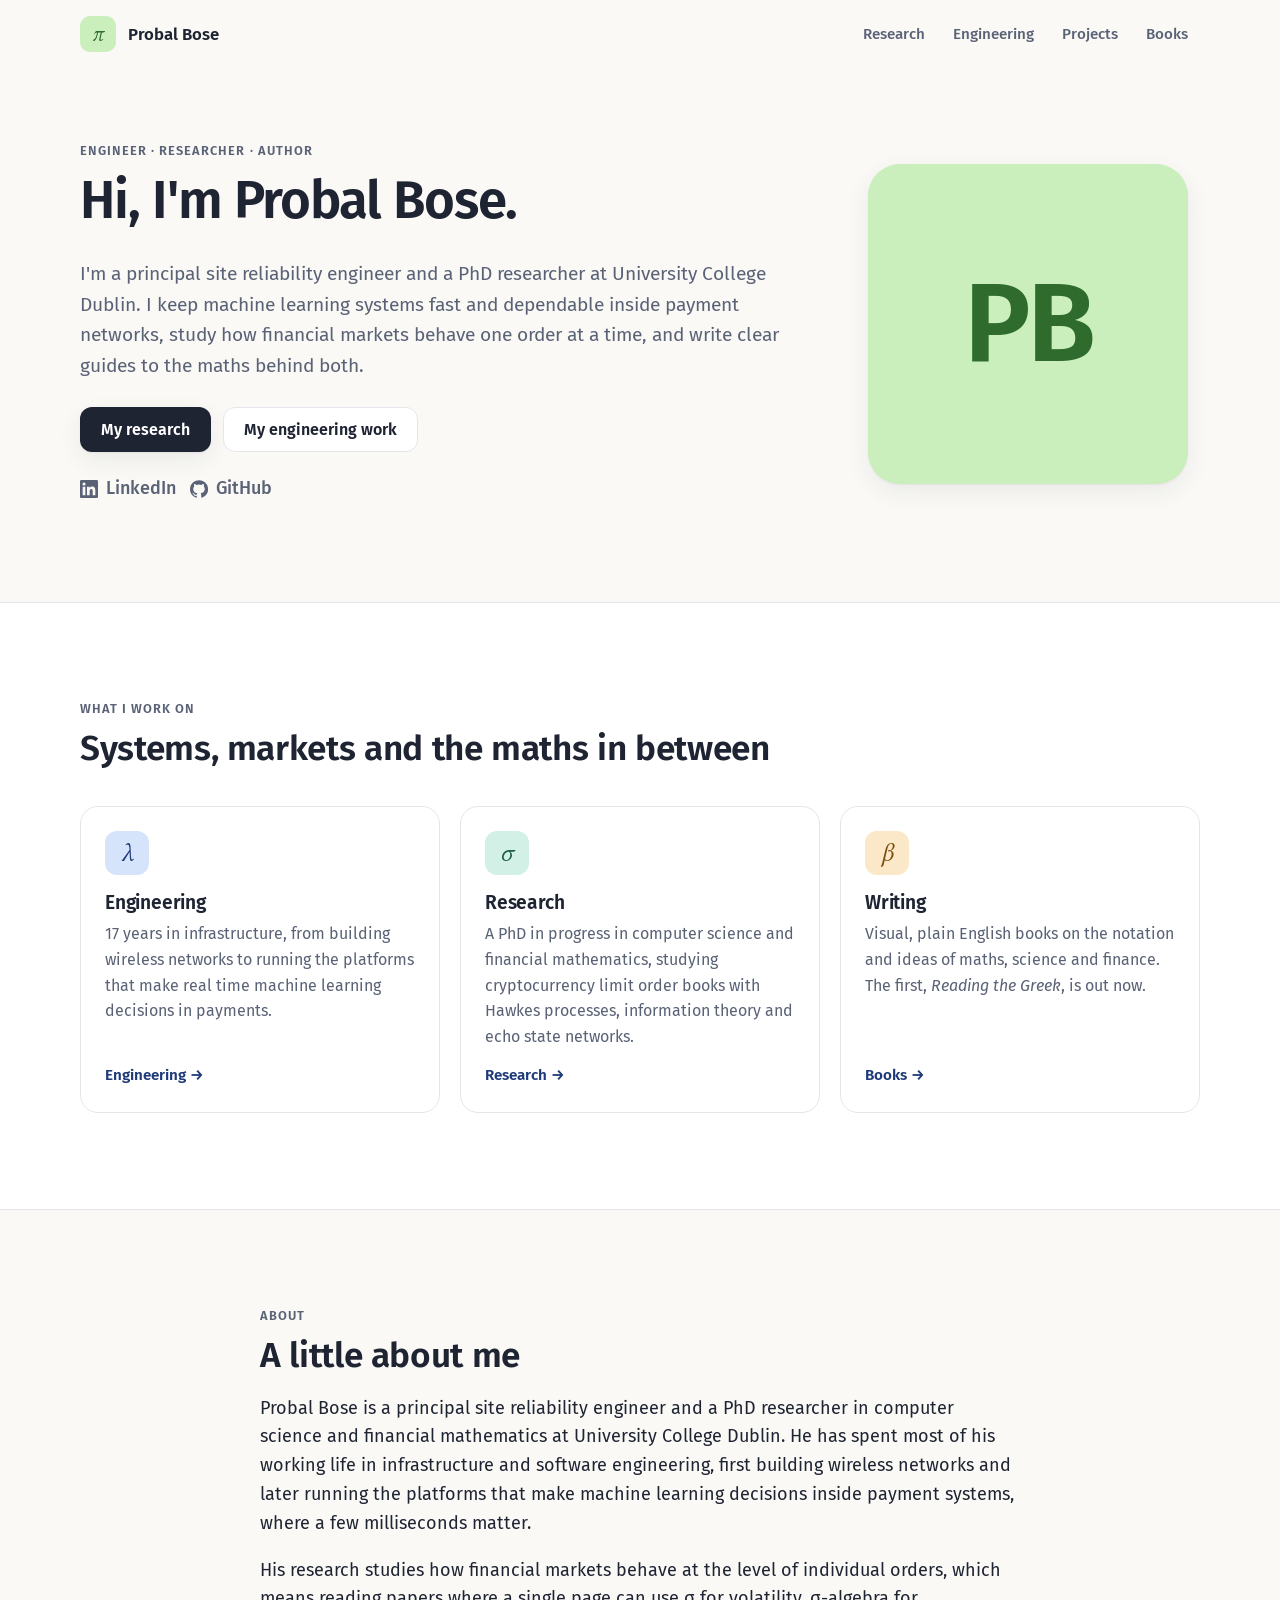
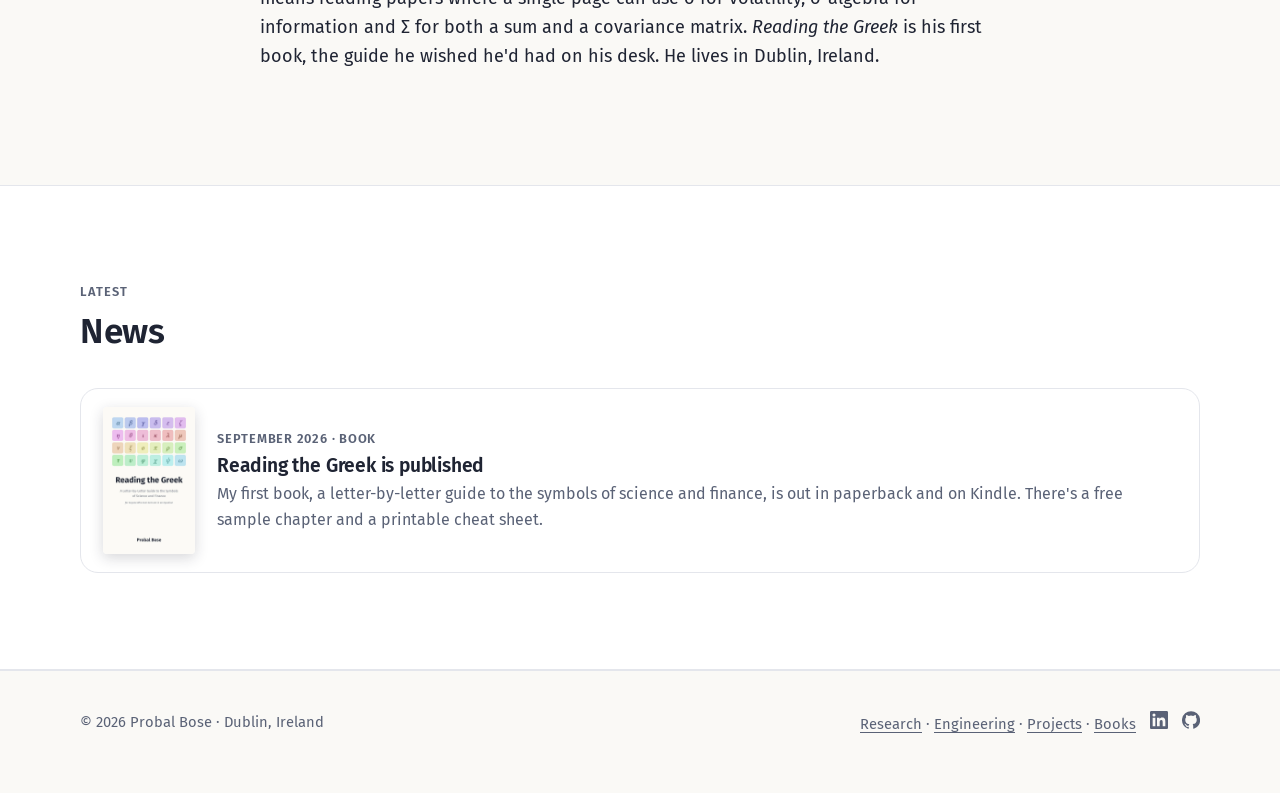
<file: index.html>
<!doctype html>
<html lang="en-GB">
<head>
<meta charset="utf-8">
<meta name="viewport" content="width=device-width, initial-scale=1">
<title>Probal Bose · engineer, researcher and author</title>
<meta name="description" content="Probal Bose is a principal site reliability engineer in payments, a PhD researcher in computer science and financial mathematics at University College Dublin, and an author.">
<link rel="canonical" href="https://probalbose.com/">
<meta property="og:type" content="website">
<meta property="og:title" content="Probal Bose">
<meta property="og:description" content="Probal Bose is a principal site reliability engineer in payments, a PhD researcher in computer science and financial mathematics at University College Dublin, and an author.">
<meta property="og:url" content="https://probalbose.com/">
<meta property="og:image" content="https://probalbose.com/assets/img/social-card-home.png">
<meta name="twitter:card" content="summary_large_image">
<meta name="theme-color" content="#FAF9F6">
<link rel="icon" href="/favicon.svg" type="image/svg+xml">
<link rel="apple-touch-icon" href="/apple-touch-icon.png">
<link rel="preload" href="/assets/fonts/FiraSans-Regular.woff2" as="font" type="font/woff2" crossorigin>
<link rel="stylesheet" href="/assets/css/site.css">
<script type="application/ld+json">{
 "@context": "https://schema.org",
 "@type": "Person",
 "name": "Probal Bose",
 "url": "https://probalbose.com/",
 "jobTitle": "Principal Site Reliability Engineer",
 "affiliation": {
  "@type": "CollegeOrUniversity",
  "name": "University College Dublin"
 },
 "homeLocation": {
  "@type": "Place",
  "name": "Dublin, Ireland"
 },
 "sameAs": [
  "https://www.linkedin.com/in/probal-bose-principal-site-reliability-engineer",
  "https://github.com/probalbose",
  "https://www.amazon.com/author/probalbose"
 ]
}</script>
</head>
<body>
<a class="skip" href="#main">Skip to content</a>

<header class="site-head">
  <div class="wrap">
    <a class="brand" href="/" aria-label="Probal Bose, home"><span class="mark" aria-hidden="true">π</span><span class="name">Probal Bose</span></a>
    <nav class="nav" aria-label="Main"><a href="/research/">Research</a><a href="/engineering/">Engineering</a><a href="/projects/">Projects</a><a href="/books/">Books</a></nav>
  </div>
</header>

<main id="main">
<section class="hero home-hero">
    <div class="wrap">
      <div>
        <p class="eyebrow">Engineer · Researcher · Author</p>
        <h1>Hi, I'm Probal Bose.</h1>
        <p class="lede">I'm a principal site reliability engineer and a PhD researcher at University College Dublin. I keep machine learning systems fast and dependable inside payment networks, study how financial markets behave one order at a time, and write clear guides to the maths behind both.</p>
        <div class="btns">
          <a class="btn btn-primary" href="/research/">My research</a>
          <a class="btn btn-soft" href="/engineering/">My engineering work</a>
        </div>
        <span class="social btn-row"><a href="https://www.linkedin.com/in/probal-bose-principal-site-reliability-engineer" rel="me noopener" aria-label="LinkedIn"><svg viewBox="0 0 24 24" aria-hidden="true"><path fill="currentColor" d="M20.45 20.45h-3.56v-5.57c0-1.33-.02-3.04-1.85-3.04-1.85 0-2.14 1.45-2.14 2.94v5.67H9.35V9h3.41v1.56h.05c.48-.9 1.64-1.85 3.37-1.85 3.6 0 4.27 2.37 4.27 5.46v6.28zM5.34 7.43a2.06 2.06 0 1 1 0-4.13 2.06 2.06 0 0 1 0 4.13zM7.12 20.45H3.56V9h3.56v11.45zM22.22 0H1.77C.79 0 0 .77 0 1.73v20.54C0 23.23.79 24 1.77 24h20.45c.98 0 1.78-.77 1.78-1.73V1.73C24 .77 23.2 0 22.22 0z"/></svg><span>LinkedIn</span></a><a href="https://github.com/probalbose" rel="me noopener" aria-label="GitHub"><svg viewBox="0 0 24 24" aria-hidden="true"><path fill="currentColor" d="M12 .3a12 12 0 0 0-3.8 23.38c.6.12.83-.26.83-.57v-2c-3.34.73-4.04-1.61-4.04-1.61-.55-1.39-1.34-1.76-1.34-1.76-1.08-.74.09-.73.09-.73 1.2.09 1.83 1.24 1.83 1.24 1.07 1.83 2.8 1.3 3.49 1 .1-.78.42-1.3.76-1.6-2.67-.3-5.47-1.33-5.47-5.93 0-1.31.47-2.38 1.24-3.22-.14-.3-.54-1.52.1-3.18 0 0 1-.32 3.3 1.23a11.5 11.5 0 0 1 6 0c2.28-1.55 3.29-1.23 3.29-1.23.64 1.66.24 2.88.12 3.18a4.65 4.65 0 0 1 1.23 3.22c0 4.61-2.8 5.63-5.48 5.92.42.36.81 1.1.81 2.22v3.29c0 .32.21.7.82.58A12 12 0 0 0 12 .3"/></svg><span>GitHub</span></a></span>
      </div>
      <div class="portrait-col"><div class="portrait" role="img" aria-label="Probal Bose"><span>PB</span></div></div>
    </div>
  </section>

  <section class="band" aria-labelledby="work-title">
    <div class="wrap">
      <div class="section-head">
        <p class="eyebrow">What I work on</p>
        <h2 id="work-title">Systems, markets and the maths in between</h2>
      </div>
      <div class="cards three">
        <a class="card link-card" href="/engineering/">
          <div class="icon" style="background:var(--maths-chip);color:var(--maths-text)">λ</div>
          <h3>Engineering</h3>
          <p>17 years in infrastructure, from building wireless networks to running the platforms that make real time machine learning decisions in payments.</p>
          <span class="more">Engineering →</span>
        </a>
        <a class="card link-card" href="/research/">
          <div class="icon" style="background:var(--stats-chip);color:var(--stats-text)">σ</div>
          <h3>Research</h3>
          <p>A PhD in progress in computer science and financial mathematics, studying cryptocurrency limit order books with Hawkes processes, information theory and echo state networks.</p>
          <span class="more">Research →</span>
        </a>
        <a class="card link-card" href="/books/">
          <div class="icon" style="background:var(--finance-chip);color:var(--finance-text)">β</div>
          <h3>Writing</h3>
          <p>Visual, plain English books on the notation and ideas of maths, science and finance. The first, <i>Reading the Greek</i>, is out now.</p>
          <span class="more">Books →</span>
        </a>
      </div>
    </div>
  </section>

  <section aria-labelledby="about-title">
    <div class="wrap narrow">
      <p class="eyebrow">About</p>
      <h2 id="about-title">A little about me</h2>
      <p>Probal Bose is a principal site reliability engineer and a PhD researcher in computer science and financial mathematics at University College Dublin. He has spent most of his working life in infrastructure and software engineering, first building wireless networks and later running the platforms that make machine learning decisions inside payment systems, where a few milliseconds matter.</p>
      <p>His research studies how financial markets behave at the level of individual orders, which means reading papers where a single page can use σ for volatility, σ-algebra for information and Σ for both a sum and a covariance matrix. <i>Reading the Greek</i> is his first book, the guide he wished he'd had on his desk. He lives in Dublin, Ireland.</p>
    </div>
  </section>

  <section class="band" aria-labelledby="latest-title">
    <div class="wrap">
      <div class="section-head">
        <p class="eyebrow">Latest</p>
        <h2 id="latest-title">News</h2>
      </div>
      <div class="news">
        <a class="news-item" href="/books/reading-the-greek/">
          <img src="/assets/img/cover.webp" width="800" height="1280" loading="lazy" alt="The cover of Reading the Greek">
          <div>
            <p class="date">September 2026 · Book</p>
            <h3>Reading the Greek is published</h3>
            <p>My first book, a letter-by-letter guide to the symbols of science and finance, is out in paperback and on Kindle. There's a free sample chapter and a printable cheat sheet.</p>
          </div>
        </a>
      </div>
    </div>
  </section>
</main>

<footer class="site-foot">
  <div class="wrap">
    <span>© 2026 Probal Bose · Dublin, Ireland</span>
    <span class="foot-links"><a href="/research/">Research</a> · <a href="/engineering/">Engineering</a> · <a href="/projects/">Projects</a> · <a href="/books/">Books</a><span class="social foot-social"><a href="https://www.linkedin.com/in/probal-bose-principal-site-reliability-engineer" rel="me noopener" aria-label="LinkedIn"><svg viewBox="0 0 24 24" aria-hidden="true"><path fill="currentColor" d="M20.45 20.45h-3.56v-5.57c0-1.33-.02-3.04-1.85-3.04-1.85 0-2.14 1.45-2.14 2.94v5.67H9.35V9h3.41v1.56h.05c.48-.9 1.64-1.85 3.37-1.85 3.6 0 4.27 2.37 4.27 5.46v6.28zM5.34 7.43a2.06 2.06 0 1 1 0-4.13 2.06 2.06 0 0 1 0 4.13zM7.12 20.45H3.56V9h3.56v11.45zM22.22 0H1.77C.79 0 0 .77 0 1.73v20.54C0 23.23.79 24 1.77 24h20.45c.98 0 1.78-.77 1.78-1.73V1.73C24 .77 23.2 0 22.22 0z"/></svg><span>LinkedIn</span></a><a href="https://github.com/probalbose" rel="me noopener" aria-label="GitHub"><svg viewBox="0 0 24 24" aria-hidden="true"><path fill="currentColor" d="M12 .3a12 12 0 0 0-3.8 23.38c.6.12.83-.26.83-.57v-2c-3.34.73-4.04-1.61-4.04-1.61-.55-1.39-1.34-1.76-1.34-1.76-1.08-.74.09-.73.09-.73 1.2.09 1.83 1.24 1.83 1.24 1.07 1.83 2.8 1.3 3.49 1 .1-.78.42-1.3.76-1.6-2.67-.3-5.47-1.33-5.47-5.93 0-1.31.47-2.38 1.24-3.22-.14-.3-.54-1.52.1-3.18 0 0 1-.32 3.3 1.23a11.5 11.5 0 0 1 6 0c2.28-1.55 3.29-1.23 3.29-1.23.64 1.66.24 2.88.12 3.18a4.65 4.65 0 0 1 1.23 3.22c0 4.61-2.8 5.63-5.48 5.92.42.36.81 1.1.81 2.22v3.29c0 .32.21.7.82.58A12 12 0 0 0 12 .3"/></svg><span>GitHub</span></a></span></span>
  </div>
</footer>

<script src="/assets/js/letters.js"></script>
<script src="/assets/js/main.js"></script>
</body>
</html>
</file>
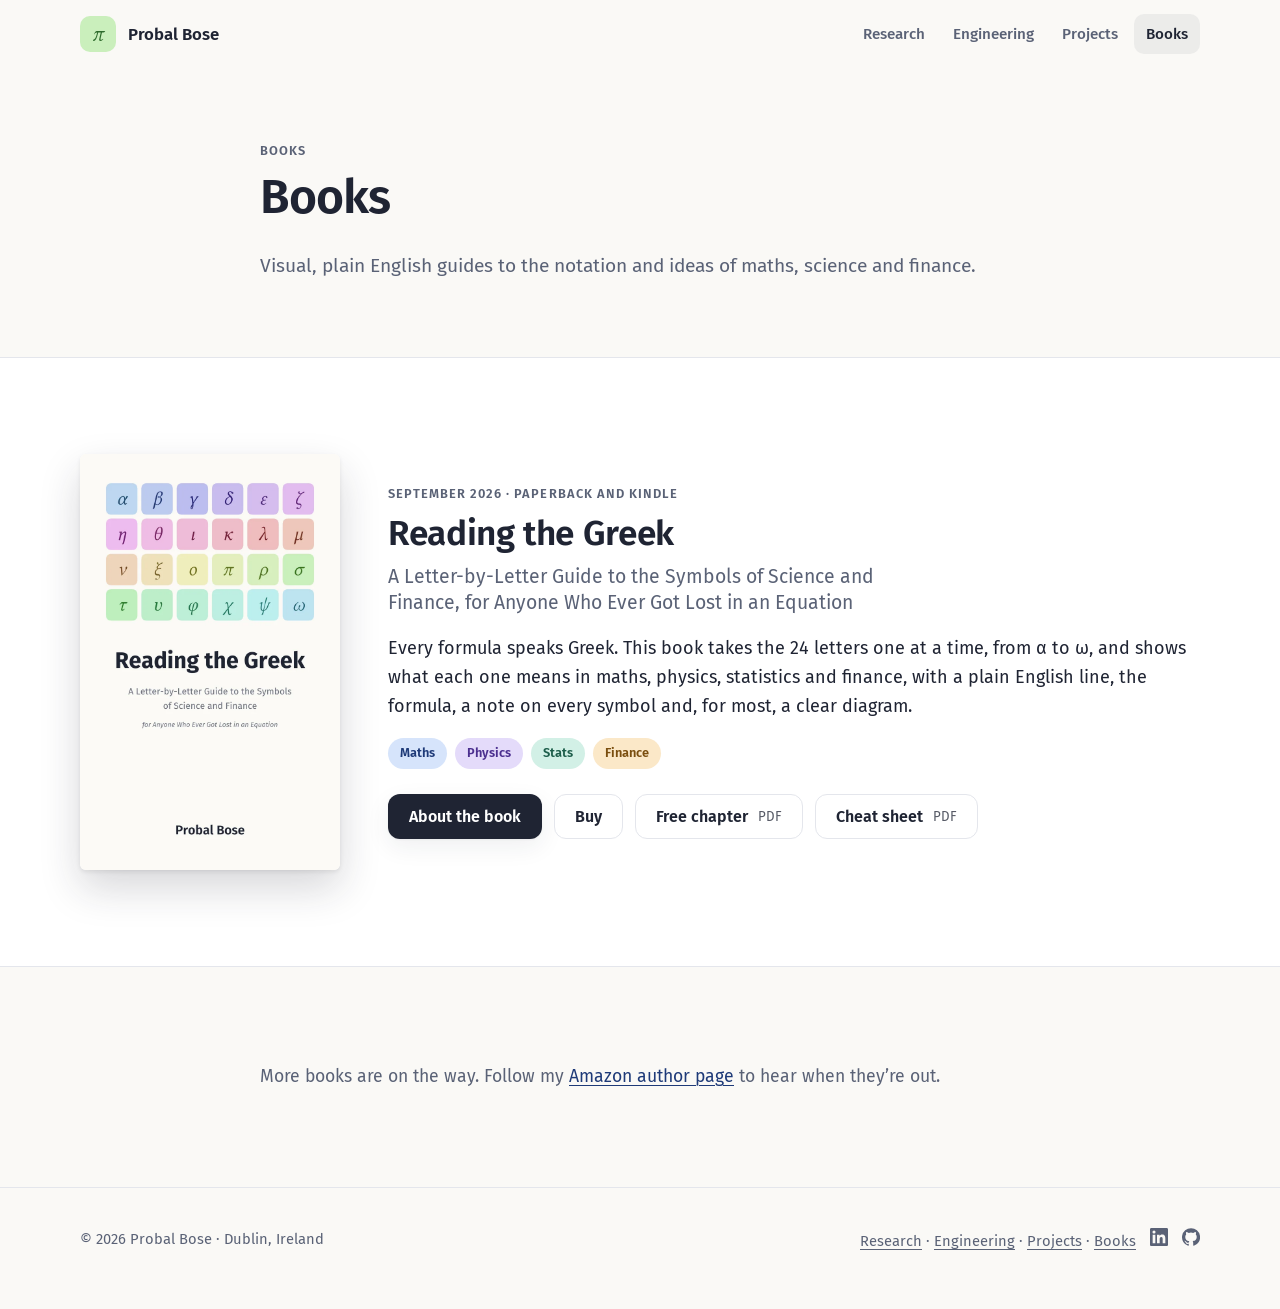
<file: books/index.html>
<!doctype html>
<html lang="en-GB">
<head>
<meta charset="utf-8">
<meta name="viewport" content="width=device-width, initial-scale=1">
<title>Books · Probal Bose</title>
<meta name="description" content="Books by Probal Bose, starting with Reading the Greek, a letter-by-letter guide to the symbols of science and finance.">
<link rel="canonical" href="https://probalbose.com/books/">
<meta property="og:type" content="website">
<meta property="og:title" content="Books · Probal Bose">
<meta property="og:description" content="Books by Probal Bose, starting with Reading the Greek, a letter-by-letter guide to the symbols of science and finance.">
<meta property="og:url" content="https://probalbose.com/books/">
<meta property="og:image" content="https://probalbose.com/assets/img/social-card-home.png">
<meta name="twitter:card" content="summary_large_image">
<meta name="theme-color" content="#FAF9F6">
<link rel="icon" href="/favicon.svg" type="image/svg+xml">
<link rel="apple-touch-icon" href="/apple-touch-icon.png">
<link rel="preload" href="/assets/fonts/FiraSans-Regular.woff2" as="font" type="font/woff2" crossorigin>
<link rel="stylesheet" href="/assets/css/site.css">

</head>
<body>
<a class="skip" href="#main">Skip to content</a>

<header class="site-head">
  <div class="wrap">
    <a class="brand" href="/" aria-label="Probal Bose, home"><span class="mark" aria-hidden="true">π</span><span class="name">Probal Bose</span></a>
    <nav class="nav" aria-label="Main"><a href="/research/">Research</a><a href="/engineering/">Engineering</a><a href="/projects/">Projects</a><a href="/books/" aria-current="page">Books</a></nav>
  </div>
</header>

<main id="main">
<section class="hero page-hero">
    <div class="wrap narrow">
      <p class="eyebrow">Books</p>
      <h1>Books</h1>
      <p class="lede">Visual, plain English guides to the notation and ideas of maths, science and finance.</p>
    </div>
  </section>

  <section class="band" aria-label="Books">
    <div class="wrap">
      <article class="book-row">
        <a class="cover-link" href="/books/reading-the-greek/"><img class="cover" src="/assets/img/cover.webp" width="800" height="1280" alt="The cover of Reading the Greek by Probal Bose"></a>
        <div>
          <p class="eyebrow">September 2026 · Paperback and Kindle</p>
          <h2><a href="/books/reading-the-greek/">Reading the Greek</a> <span class="sub">A Letter-by-Letter Guide to the Symbols of Science and Finance, for Anyone Who Ever Got Lost in an Equation</span></h2>
          <p>Every formula speaks Greek. This book takes the 24 letters one at a time, from α to ω, and shows what each one means in maths, physics, statistics and finance, with a plain English line, the formula, a note on every symbol and, for most, a clear diagram.</p>
          <div class="chips"><span class="chip maths">Maths</span><span class="chip physics">Physics</span><span class="chip stats">Stats</span><span class="chip finance">Finance</span></div>
          <div class="btns">
            <a class="btn btn-primary" href="/books/reading-the-greek/">About the book</a>
            <a class="btn btn-soft" href="/books/reading-the-greek/#buy">Buy</a>
            <a class="btn btn-soft" href="/downloads/reading-the-greek-sample.pdf">Free chapter <small>PDF</small></a>
            <a class="btn btn-soft" href="/downloads/greek-letters-cheat-sheet.pdf">Cheat sheet <small>PDF</small></a>
          </div>
        </div>
      </article>
    </div>
  </section>

  <section aria-label="More books">
    <div class="wrap narrow">
      <p class="note-lg">More books are on the way. Follow my <a href="https://www.amazon.com/author/probalbose">Amazon author page</a> to hear when they’re out.</p>
    </div>
  </section>
</main>

<footer class="site-foot">
  <div class="wrap">
    <span>© 2026 Probal Bose · Dublin, Ireland</span>
    <span class="foot-links"><a href="/research/">Research</a> · <a href="/engineering/">Engineering</a> · <a href="/projects/">Projects</a> · <a href="/books/">Books</a><span class="social foot-social"><a href="https://www.linkedin.com/in/probal-bose-principal-site-reliability-engineer" rel="me noopener" aria-label="LinkedIn"><svg viewBox="0 0 24 24" aria-hidden="true"><path fill="currentColor" d="M20.45 20.45h-3.56v-5.57c0-1.33-.02-3.04-1.85-3.04-1.85 0-2.14 1.45-2.14 2.94v5.67H9.35V9h3.41v1.56h.05c.48-.9 1.64-1.85 3.37-1.85 3.6 0 4.27 2.37 4.27 5.46v6.28zM5.34 7.43a2.06 2.06 0 1 1 0-4.13 2.06 2.06 0 0 1 0 4.13zM7.12 20.45H3.56V9h3.56v11.45zM22.22 0H1.77C.79 0 0 .77 0 1.73v20.54C0 23.23.79 24 1.77 24h20.45c.98 0 1.78-.77 1.78-1.73V1.73C24 .77 23.2 0 22.22 0z"/></svg><span>LinkedIn</span></a><a href="https://github.com/probalbose" rel="me noopener" aria-label="GitHub"><svg viewBox="0 0 24 24" aria-hidden="true"><path fill="currentColor" d="M12 .3a12 12 0 0 0-3.8 23.38c.6.12.83-.26.83-.57v-2c-3.34.73-4.04-1.61-4.04-1.61-.55-1.39-1.34-1.76-1.34-1.76-1.08-.74.09-.73.09-.73 1.2.09 1.83 1.24 1.83 1.24 1.07 1.83 2.8 1.3 3.49 1 .1-.78.42-1.3.76-1.6-2.67-.3-5.47-1.33-5.47-5.93 0-1.31.47-2.38 1.24-3.22-.14-.3-.54-1.52.1-3.18 0 0 1-.32 3.3 1.23a11.5 11.5 0 0 1 6 0c2.28-1.55 3.29-1.23 3.29-1.23.64 1.66.24 2.88.12 3.18a4.65 4.65 0 0 1 1.23 3.22c0 4.61-2.8 5.63-5.48 5.92.42.36.81 1.1.81 2.22v3.29c0 .32.21.7.82.58A12 12 0 0 0 12 .3"/></svg><span>GitHub</span></a></span></span>
  </div>
</footer>

<script src="/assets/js/letters.js"></script>
<script src="/assets/js/main.js"></script>
</body>
</html>
</file>
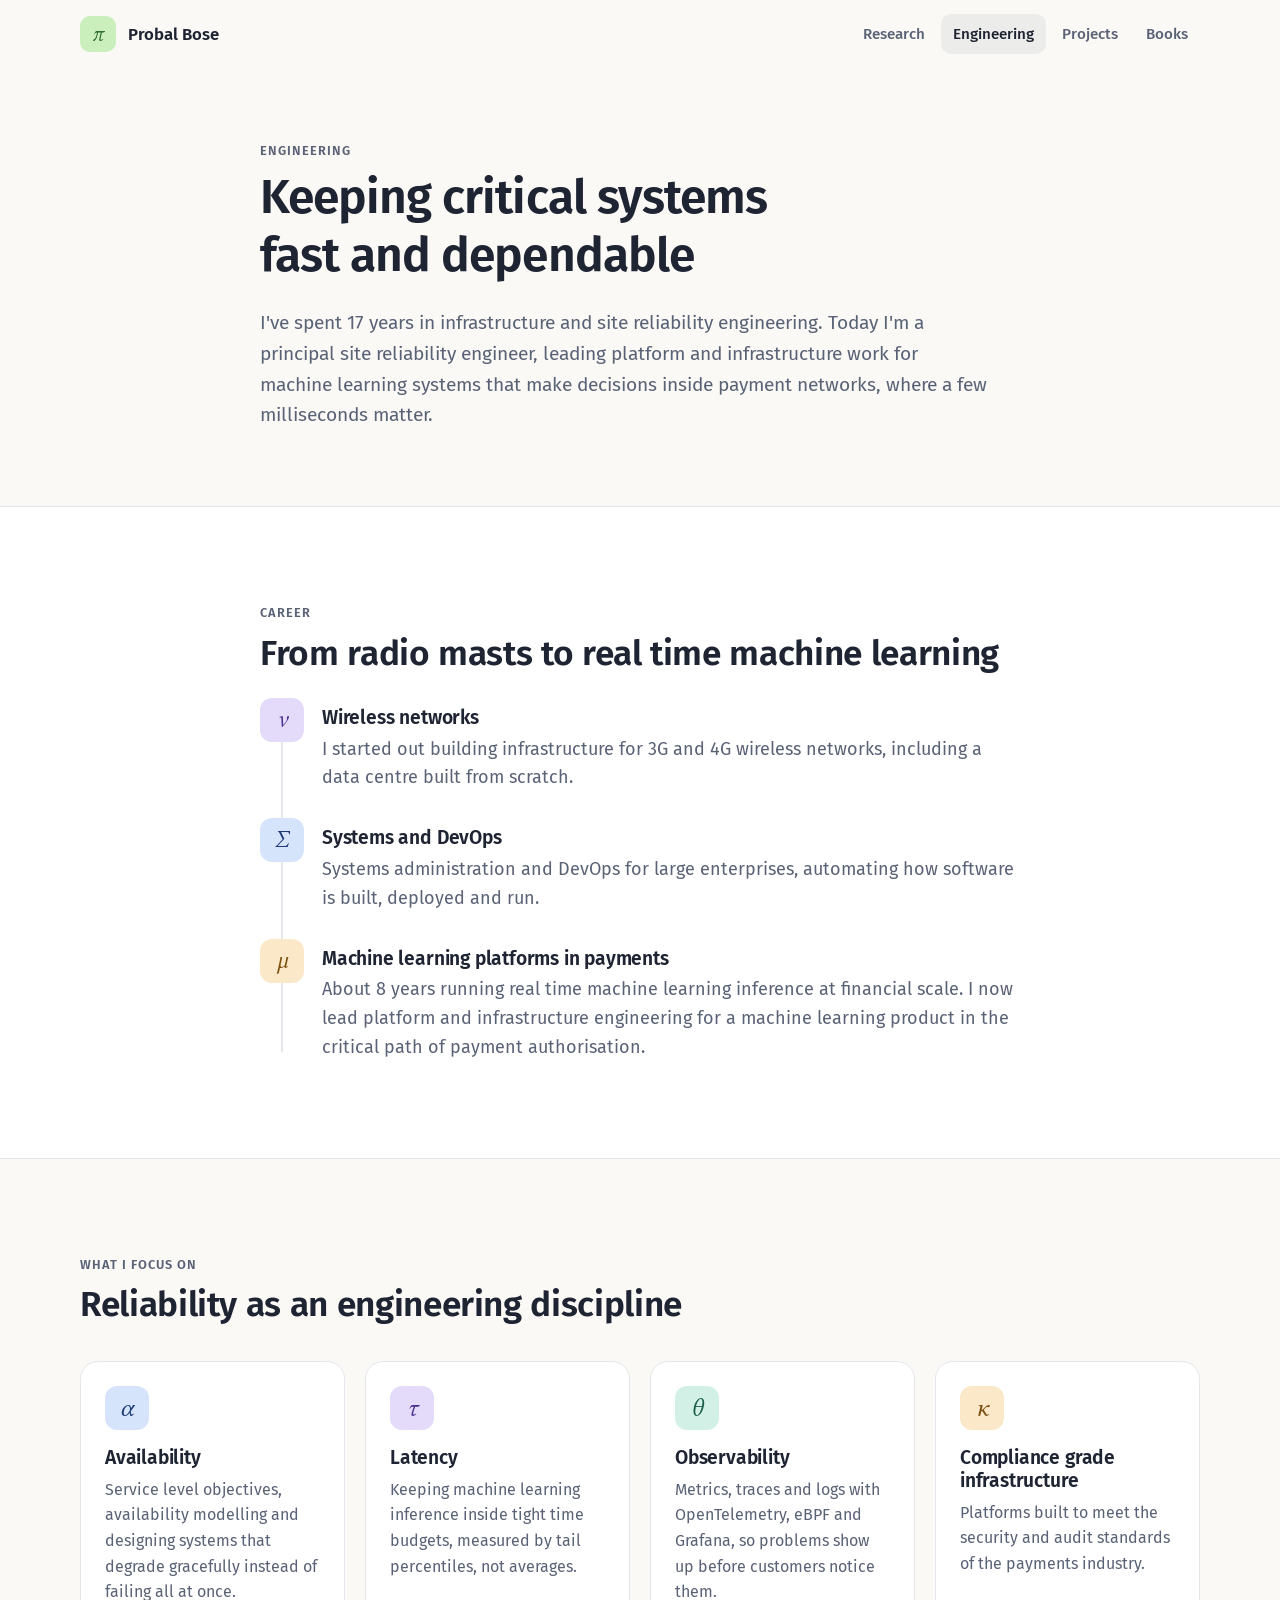
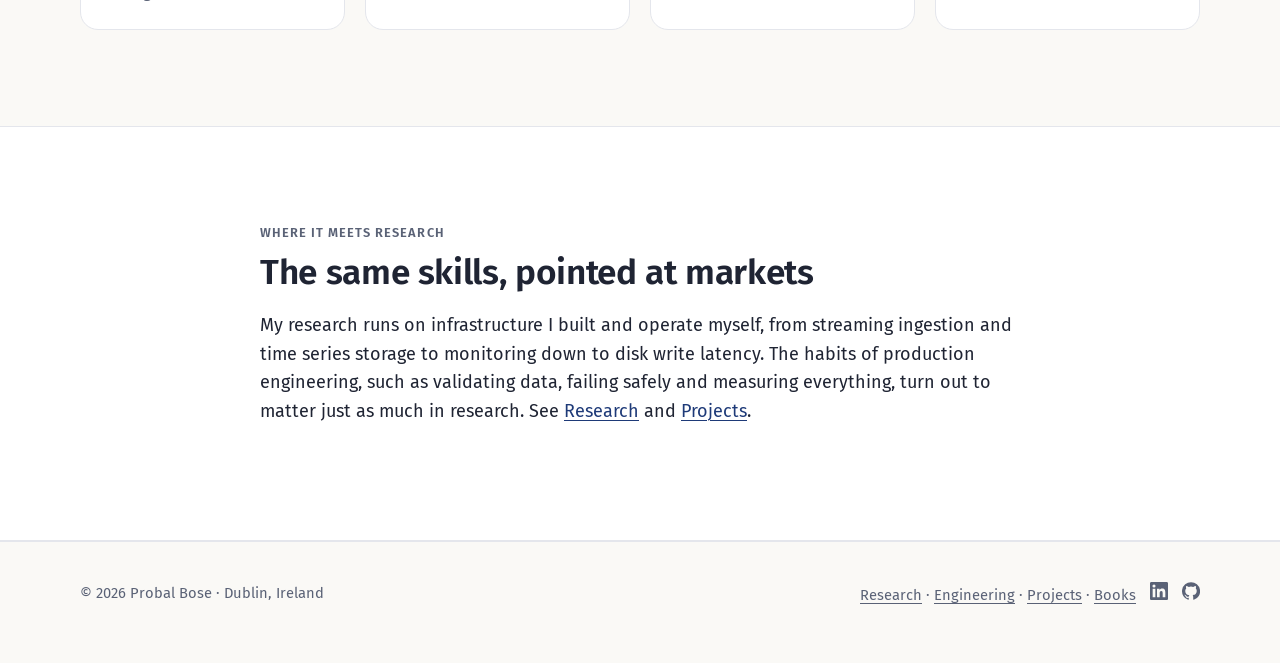
<file: engineering/index.html>
<!doctype html>
<html lang="en-GB">
<head>
<meta charset="utf-8">
<meta name="viewport" content="width=device-width, initial-scale=1">
<title>Engineering · Probal Bose</title>
<meta name="description" content="17 years of infrastructure and site reliability engineering, from wireless networks to real time machine learning platforms in payments.">
<link rel="canonical" href="https://probalbose.com/engineering/">
<meta property="og:type" content="website">
<meta property="og:title" content="Engineering · Probal Bose">
<meta property="og:description" content="17 years of infrastructure and site reliability engineering, from wireless networks to real time machine learning platforms in payments.">
<meta property="og:url" content="https://probalbose.com/engineering/">
<meta property="og:image" content="https://probalbose.com/assets/img/social-card-home.png">
<meta name="twitter:card" content="summary_large_image">
<meta name="theme-color" content="#FAF9F6">
<link rel="icon" href="/favicon.svg" type="image/svg+xml">
<link rel="apple-touch-icon" href="/apple-touch-icon.png">
<link rel="preload" href="/assets/fonts/FiraSans-Regular.woff2" as="font" type="font/woff2" crossorigin>
<link rel="stylesheet" href="/assets/css/site.css">

</head>
<body>
<a class="skip" href="#main">Skip to content</a>

<header class="site-head">
  <div class="wrap">
    <a class="brand" href="/" aria-label="Probal Bose, home"><span class="mark" aria-hidden="true">π</span><span class="name">Probal Bose</span></a>
    <nav class="nav" aria-label="Main"><a href="/research/">Research</a><a href="/engineering/" aria-current="page">Engineering</a><a href="/projects/">Projects</a><a href="/books/">Books</a></nav>
  </div>
</header>

<main id="main">
<section class="hero page-hero">
    <div class="wrap narrow">
      <p class="eyebrow">Engineering</p>
      <h1>Keeping critical systems fast and dependable</h1>
      <p class="lede">I've spent 17 years in infrastructure and site reliability engineering. Today I'm a principal site reliability engineer, leading platform and infrastructure work for machine learning systems that make decisions inside payment networks, where a few milliseconds matter.</p>
    </div>
  </section>

  <section class="band" aria-labelledby="path-title">
    <div class="wrap narrow">
      <p class="eyebrow">Career</p>
      <h2 id="path-title">From radio masts to real time machine learning</h2>
      <ol class="timeline">
        <li>
          <span class="dot" style="background:var(--physics-chip);color:var(--physics-text)">ν</span>
          <div><h3>Wireless networks</h3>
          <p>I started out building infrastructure for 3G and 4G wireless networks, including a data centre built from scratch.</p></div>
        </li>
        <li>
          <span class="dot" style="background:var(--maths-chip);color:var(--maths-text)">Σ</span>
          <div><h3>Systems and DevOps</h3>
          <p>Systems administration and DevOps for large enterprises, automating how software is built, deployed and run.</p></div>
        </li>
        <li>
          <span class="dot" style="background:var(--finance-chip);color:var(--finance-text)">μ</span>
          <div><h3>Machine learning platforms in payments</h3>
          <p>About 8 years running real time machine learning inference at financial scale. I now lead platform and infrastructure engineering for a machine learning product in the critical path of payment authorisation.</p></div>
        </li>
      </ol>
    </div>
  </section>

  <section aria-labelledby="focus-title">
    <div class="wrap">
      <div class="section-head">
        <p class="eyebrow">What I focus on</p>
        <h2 id="focus-title">Reliability as an engineering discipline</h2>
      </div>
      <div class="cards">
        <div class="card"><div class="icon" style="background:var(--maths-chip);color:var(--maths-text)">α</div><h3>Availability</h3><p>Service level objectives, availability modelling and designing systems that degrade gracefully instead of failing all at once.</p></div>
        <div class="card"><div class="icon" style="background:var(--physics-chip);color:var(--physics-text)">τ</div><h3>Latency</h3><p>Keeping machine learning inference inside tight time budgets, measured by tail percentiles, not averages.</p></div>
        <div class="card"><div class="icon" style="background:var(--stats-chip);color:var(--stats-text)">θ</div><h3>Observability</h3><p>Metrics, traces and logs with OpenTelemetry, eBPF and Grafana, so problems show up before customers notice them.</p></div>
        <div class="card"><div class="icon" style="background:var(--finance-chip);color:var(--finance-text)">κ</div><h3>Compliance grade infrastructure</h3><p>Platforms built to meet the security and audit standards of the payments industry.</p></div>
      </div>
    </div>
  </section>

  <section class="band" aria-labelledby="bridge-title">
    <div class="wrap narrow">
      <p class="eyebrow">Where it meets research</p>
      <h2 id="bridge-title">The same skills, pointed at markets</h2>
      <p>My research runs on infrastructure I built and operate myself, from streaming ingestion and time series storage to monitoring down to disk write latency. The habits of production engineering, such as validating data, failing safely and measuring everything, turn out to matter just as much in research. See <a href="/research/">Research</a> and <a href="/projects/">Projects</a>.</p>
    </div>
  </section>
</main>

<footer class="site-foot">
  <div class="wrap">
    <span>© 2026 Probal Bose · Dublin, Ireland</span>
    <span class="foot-links"><a href="/research/">Research</a> · <a href="/engineering/">Engineering</a> · <a href="/projects/">Projects</a> · <a href="/books/">Books</a><span class="social foot-social"><a href="https://www.linkedin.com/in/probal-bose-principal-site-reliability-engineer" rel="me noopener" aria-label="LinkedIn"><svg viewBox="0 0 24 24" aria-hidden="true"><path fill="currentColor" d="M20.45 20.45h-3.56v-5.57c0-1.33-.02-3.04-1.85-3.04-1.85 0-2.14 1.45-2.14 2.94v5.67H9.35V9h3.41v1.56h.05c.48-.9 1.64-1.85 3.37-1.85 3.6 0 4.27 2.37 4.27 5.46v6.28zM5.34 7.43a2.06 2.06 0 1 1 0-4.13 2.06 2.06 0 0 1 0 4.13zM7.12 20.45H3.56V9h3.56v11.45zM22.22 0H1.77C.79 0 0 .77 0 1.73v20.54C0 23.23.79 24 1.77 24h20.45c.98 0 1.78-.77 1.78-1.73V1.73C24 .77 23.2 0 22.22 0z"/></svg><span>LinkedIn</span></a><a href="https://github.com/probalbose" rel="me noopener" aria-label="GitHub"><svg viewBox="0 0 24 24" aria-hidden="true"><path fill="currentColor" d="M12 .3a12 12 0 0 0-3.8 23.38c.6.12.83-.26.83-.57v-2c-3.34.73-4.04-1.61-4.04-1.61-.55-1.39-1.34-1.76-1.34-1.76-1.08-.74.09-.73.09-.73 1.2.09 1.83 1.24 1.83 1.24 1.07 1.83 2.8 1.3 3.49 1 .1-.78.42-1.3.76-1.6-2.67-.3-5.47-1.33-5.47-5.93 0-1.31.47-2.38 1.24-3.22-.14-.3-.54-1.52.1-3.18 0 0 1-.32 3.3 1.23a11.5 11.5 0 0 1 6 0c2.28-1.55 3.29-1.23 3.29-1.23.64 1.66.24 2.88.12 3.18a4.65 4.65 0 0 1 1.23 3.22c0 4.61-2.8 5.63-5.48 5.92.42.36.81 1.1.81 2.22v3.29c0 .32.21.7.82.58A12 12 0 0 0 12 .3"/></svg><span>GitHub</span></a></span></span>
  </div>
</footer>

<script src="/assets/js/letters.js"></script>
<script src="/assets/js/main.js"></script>
</body>
</html>
</file>
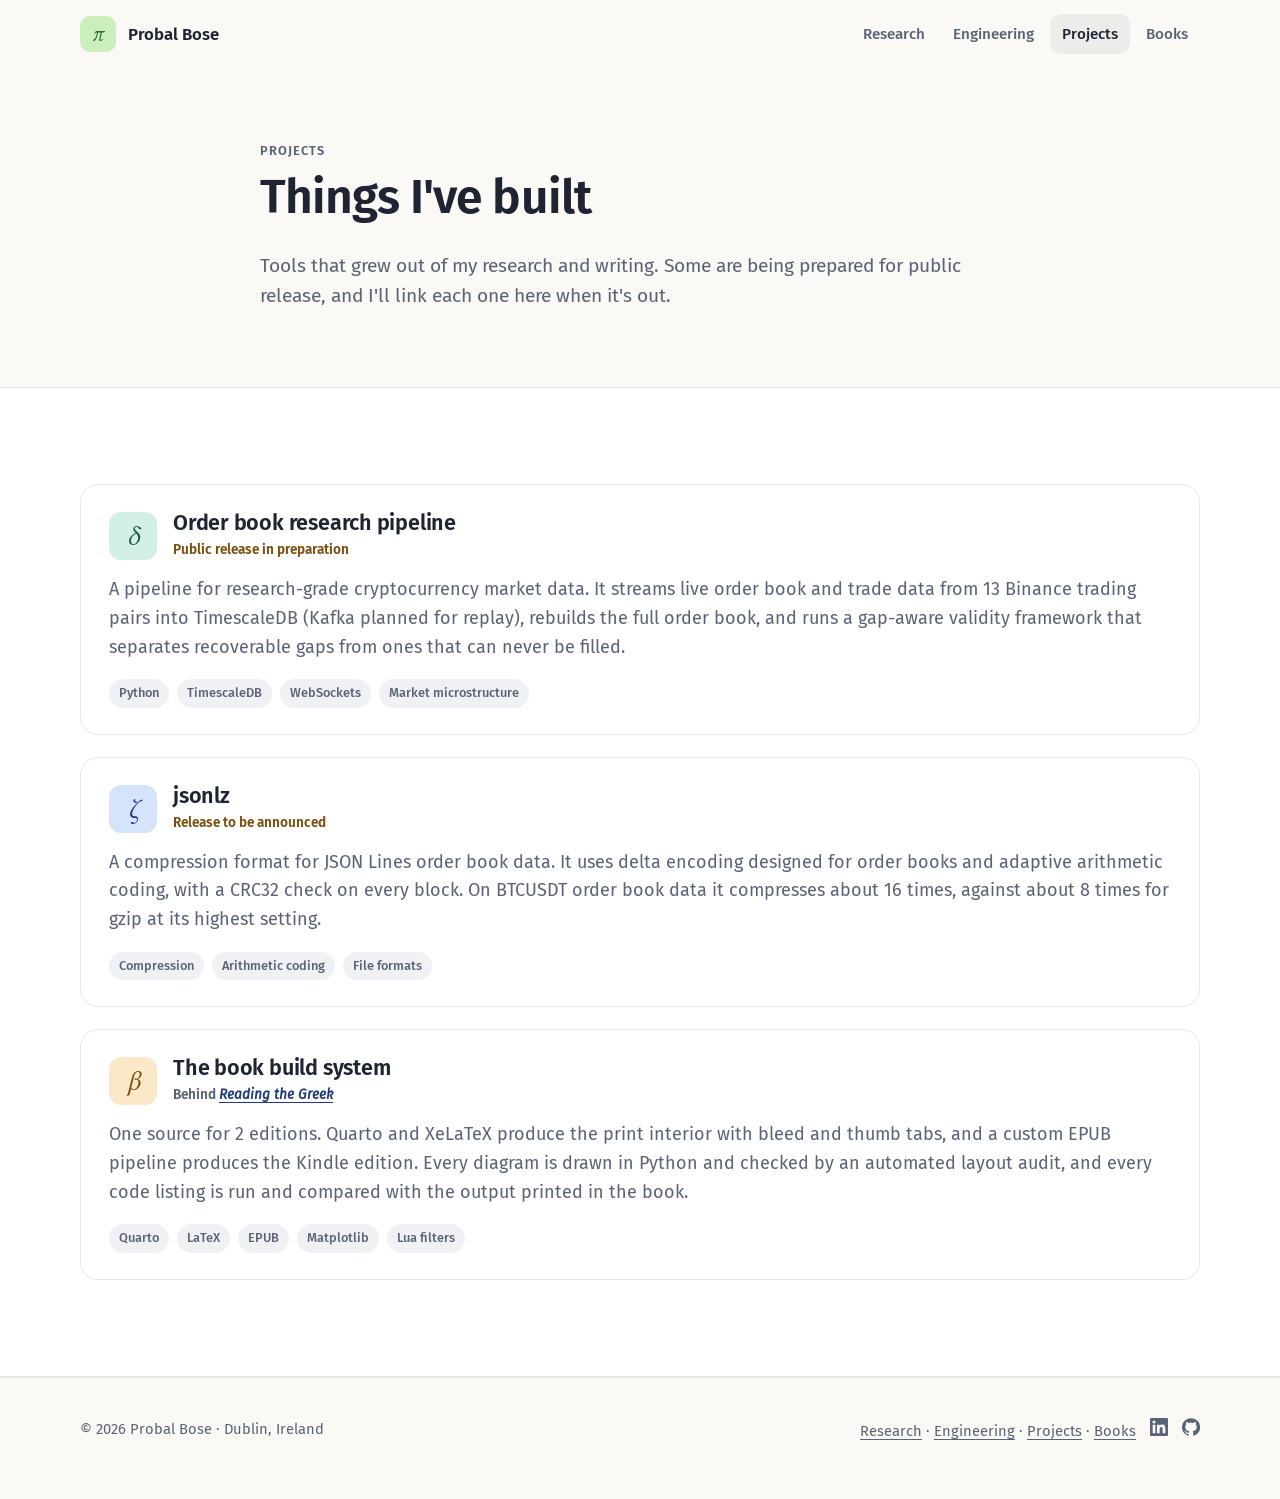
<file: projects/index.html>
<!doctype html>
<html lang="en-GB">
<head>
<meta charset="utf-8">
<meta name="viewport" content="width=device-width, initial-scale=1">
<title>Projects · Probal Bose</title>
<meta name="description" content="Projects by Probal Bose: an open research data pipeline for cryptocurrency order books, a compression format for order book data, and the build system behind Reading the Greek.">
<link rel="canonical" href="https://probalbose.com/projects/">
<meta property="og:type" content="website">
<meta property="og:title" content="Projects · Probal Bose">
<meta property="og:description" content="Projects by Probal Bose: an open research data pipeline for cryptocurrency order books, a compression format for order book data, and the build system behind Reading the Greek.">
<meta property="og:url" content="https://probalbose.com/projects/">
<meta property="og:image" content="https://probalbose.com/assets/img/social-card-home.png">
<meta name="twitter:card" content="summary_large_image">
<meta name="theme-color" content="#FAF9F6">
<link rel="icon" href="/favicon.svg" type="image/svg+xml">
<link rel="apple-touch-icon" href="/apple-touch-icon.png">
<link rel="preload" href="/assets/fonts/FiraSans-Regular.woff2" as="font" type="font/woff2" crossorigin>
<link rel="stylesheet" href="/assets/css/site.css">

</head>
<body>
<a class="skip" href="#main">Skip to content</a>

<header class="site-head">
  <div class="wrap">
    <a class="brand" href="/" aria-label="Probal Bose, home"><span class="mark" aria-hidden="true">π</span><span class="name">Probal Bose</span></a>
    <nav class="nav" aria-label="Main"><a href="/research/">Research</a><a href="/engineering/">Engineering</a><a href="/projects/" aria-current="page">Projects</a><a href="/books/">Books</a></nav>
  </div>
</header>

<main id="main">
<section class="hero page-hero">
    <div class="wrap narrow">
      <p class="eyebrow">Projects</p>
      <h1>Things I've built</h1>
      <p class="lede">Tools that grew out of my research and writing. Some are being prepared for public release, and I'll link each one here when it's out.</p>
    </div>
  </section>

  <section class="band" aria-label="Projects">
    <div class="wrap">
      <div class="projects">
        <article class="project">
          <div class="p-head"><span class="icon" style="background:var(--stats-chip);color:var(--stats-text)">δ</span>
            <div><h2>Order book research pipeline</h2><p class="status soon">Public release in preparation</p></div></div>
          <p>A pipeline for research-grade cryptocurrency market data. It streams live order book and trade data from 13 Binance trading pairs into TimescaleDB (Kafka planned for replay), rebuilds the full order book, and runs a gap-aware validity framework that separates recoverable gaps from ones that can never be filled.</p>
          <p class="tags"><span>Python</span><span>TimescaleDB</span><span>WebSockets</span><span>Market microstructure</span></p>
        </article>
        <article class="project">
          <div class="p-head"><span class="icon" style="background:var(--maths-chip);color:var(--maths-text)">ζ</span>
            <div><h2>jsonlz</h2><p class="status soon">Release to be announced</p></div></div>
          <p>A compression format for JSON Lines order book data. It uses delta encoding designed for order books and adaptive arithmetic coding, with a CRC32 check on every block. On BTCUSDT order book data it compresses about 16 times, against about 8 times for gzip at its highest setting.</p>
          <p class="tags"><span>Compression</span><span>Arithmetic coding</span><span>File formats</span></p>
        </article>
        <article class="project">
          <div class="p-head"><span class="icon" style="background:var(--finance-chip);color:var(--finance-text)">β</span>
            <div><h2>The book build system</h2><p class="status">Behind <a href="/books/reading-the-greek/"><i>Reading the Greek</i></a></p></div></div>
          <p>One source for 2 editions. Quarto and XeLaTeX produce the print interior with bleed and thumb tabs, and a custom EPUB pipeline produces the Kindle edition. Every diagram is drawn in Python and checked by an automated layout audit, and every code listing is run and compared with the output printed in the book.</p>
          <p class="tags"><span>Quarto</span><span>LaTeX</span><span>EPUB</span><span>Matplotlib</span><span>Lua filters</span></p>
        </article>
      </div>
    </div>
  </section>
</main>

<footer class="site-foot">
  <div class="wrap">
    <span>© 2026 Probal Bose · Dublin, Ireland</span>
    <span class="foot-links"><a href="/research/">Research</a> · <a href="/engineering/">Engineering</a> · <a href="/projects/">Projects</a> · <a href="/books/">Books</a><span class="social foot-social"><a href="https://www.linkedin.com/in/probal-bose-principal-site-reliability-engineer" rel="me noopener" aria-label="LinkedIn"><svg viewBox="0 0 24 24" aria-hidden="true"><path fill="currentColor" d="M20.45 20.45h-3.56v-5.57c0-1.33-.02-3.04-1.85-3.04-1.85 0-2.14 1.45-2.14 2.94v5.67H9.35V9h3.41v1.56h.05c.48-.9 1.64-1.85 3.37-1.85 3.6 0 4.27 2.37 4.27 5.46v6.28zM5.34 7.43a2.06 2.06 0 1 1 0-4.13 2.06 2.06 0 0 1 0 4.13zM7.12 20.45H3.56V9h3.56v11.45zM22.22 0H1.77C.79 0 0 .77 0 1.73v20.54C0 23.23.79 24 1.77 24h20.45c.98 0 1.78-.77 1.78-1.73V1.73C24 .77 23.2 0 22.22 0z"/></svg><span>LinkedIn</span></a><a href="https://github.com/probalbose" rel="me noopener" aria-label="GitHub"><svg viewBox="0 0 24 24" aria-hidden="true"><path fill="currentColor" d="M12 .3a12 12 0 0 0-3.8 23.38c.6.12.83-.26.83-.57v-2c-3.34.73-4.04-1.61-4.04-1.61-.55-1.39-1.34-1.76-1.34-1.76-1.08-.74.09-.73.09-.73 1.2.09 1.83 1.24 1.83 1.24 1.07 1.83 2.8 1.3 3.49 1 .1-.78.42-1.3.76-1.6-2.67-.3-5.47-1.33-5.47-5.93 0-1.31.47-2.38 1.24-3.22-.14-.3-.54-1.52.1-3.18 0 0 1-.32 3.3 1.23a11.5 11.5 0 0 1 6 0c2.28-1.55 3.29-1.23 3.29-1.23.64 1.66.24 2.88.12 3.18a4.65 4.65 0 0 1 1.23 3.22c0 4.61-2.8 5.63-5.48 5.92.42.36.81 1.1.81 2.22v3.29c0 .32.21.7.82.58A12 12 0 0 0 12 .3"/></svg><span>GitHub</span></a></span></span>
  </div>
</footer>

<script src="/assets/js/letters.js"></script>
<script src="/assets/js/main.js"></script>
</body>
</html>
</file>
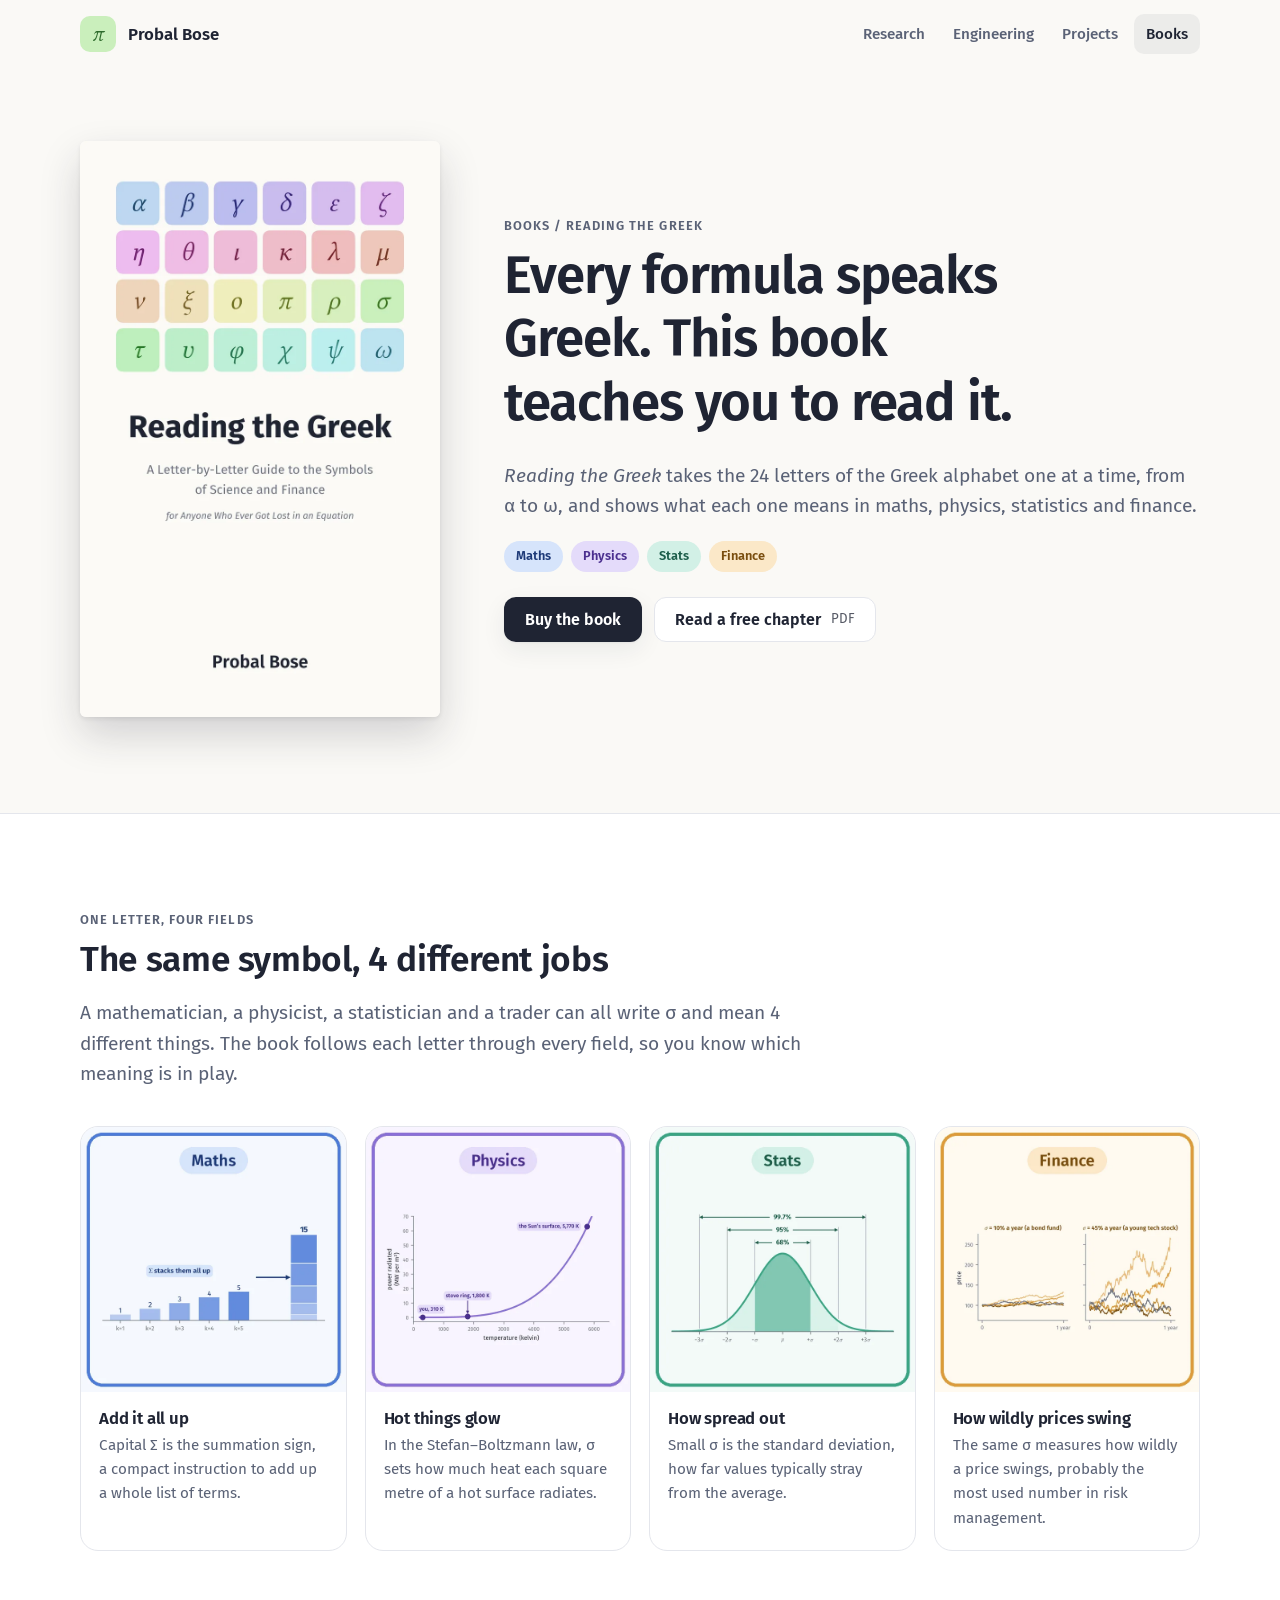
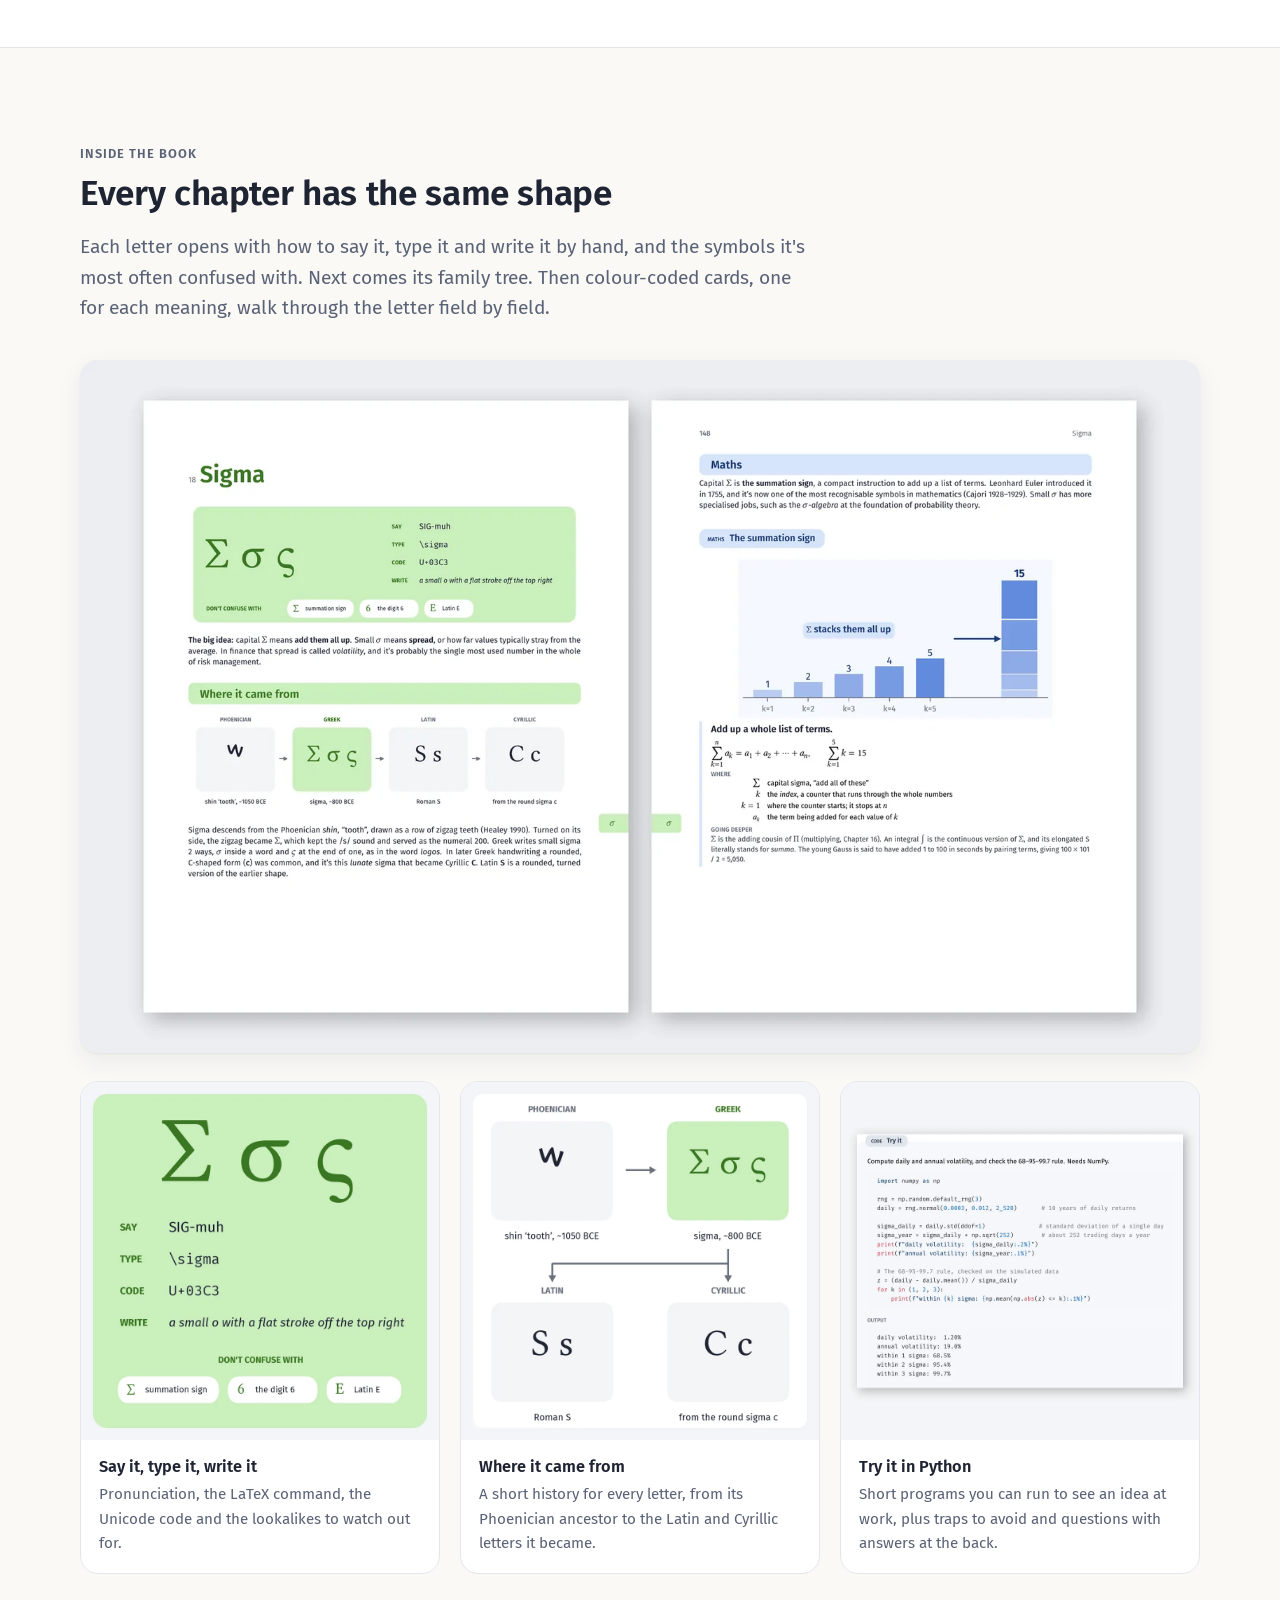
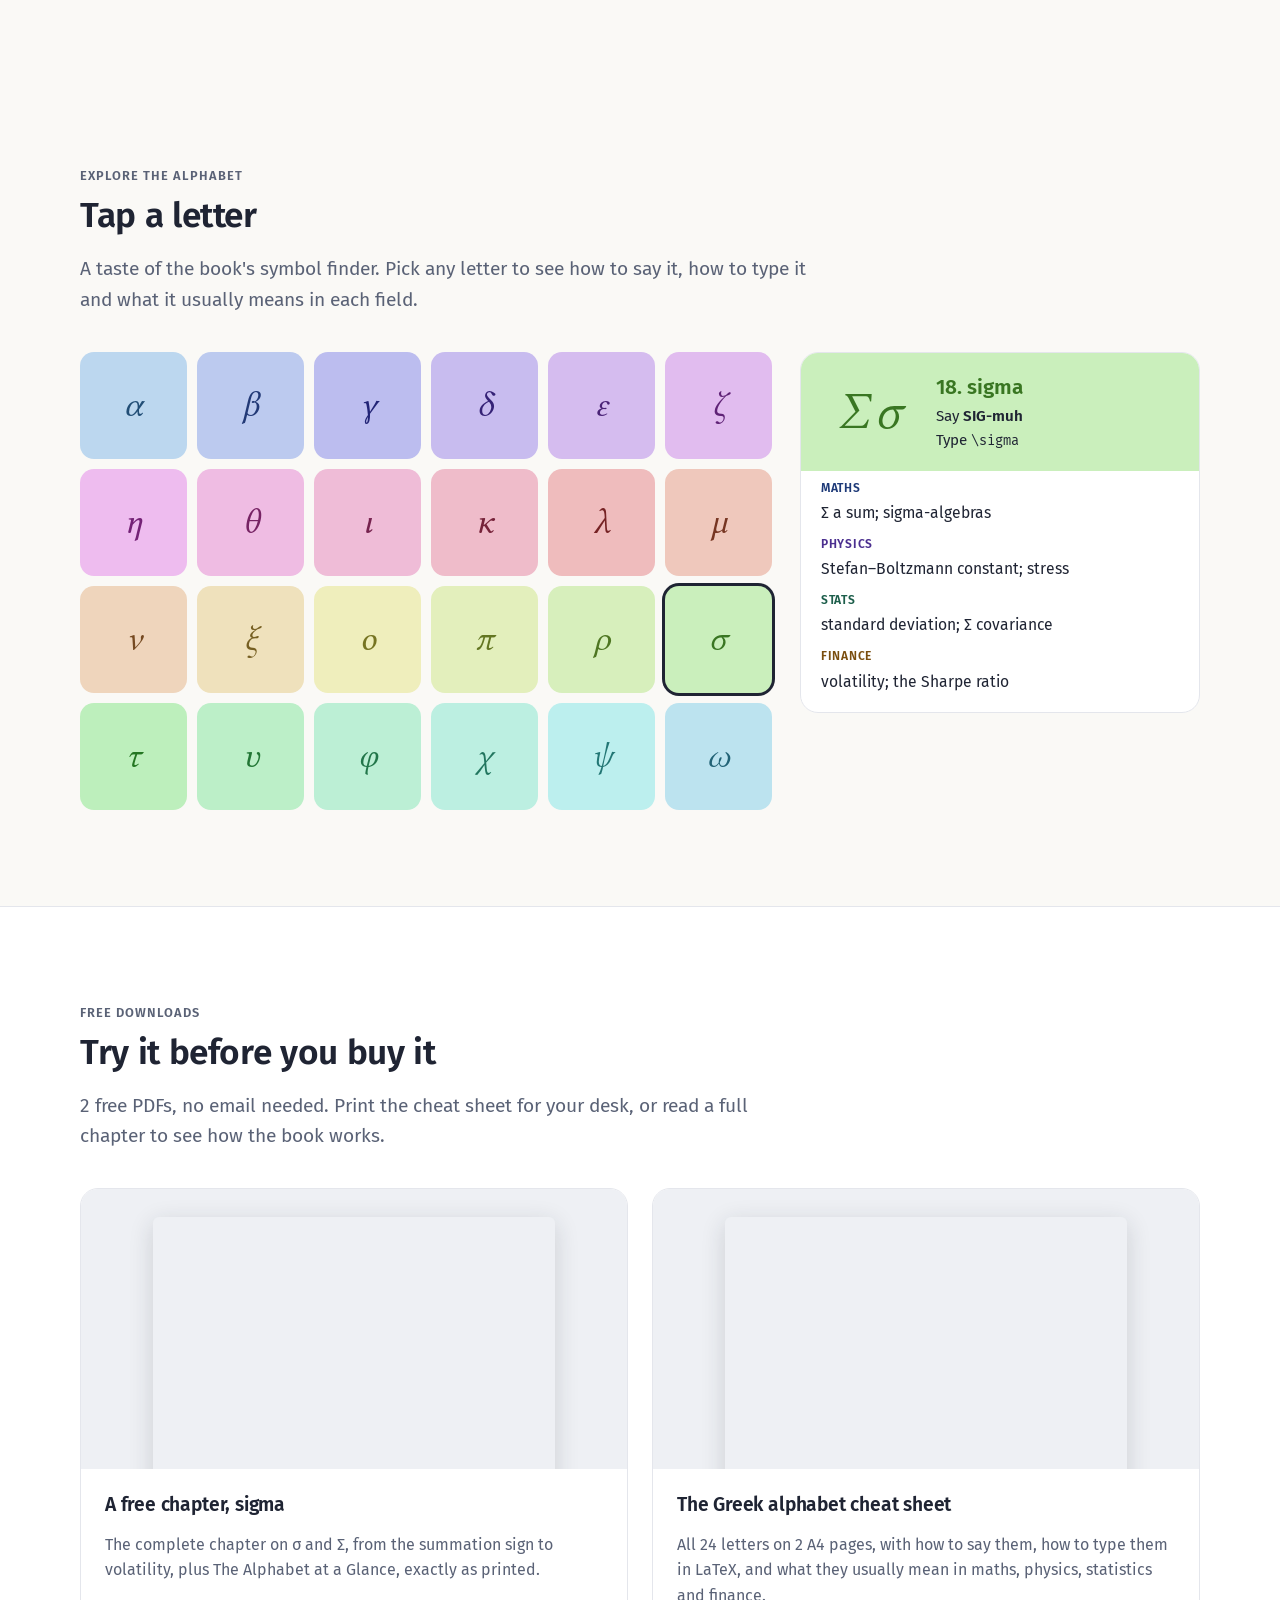
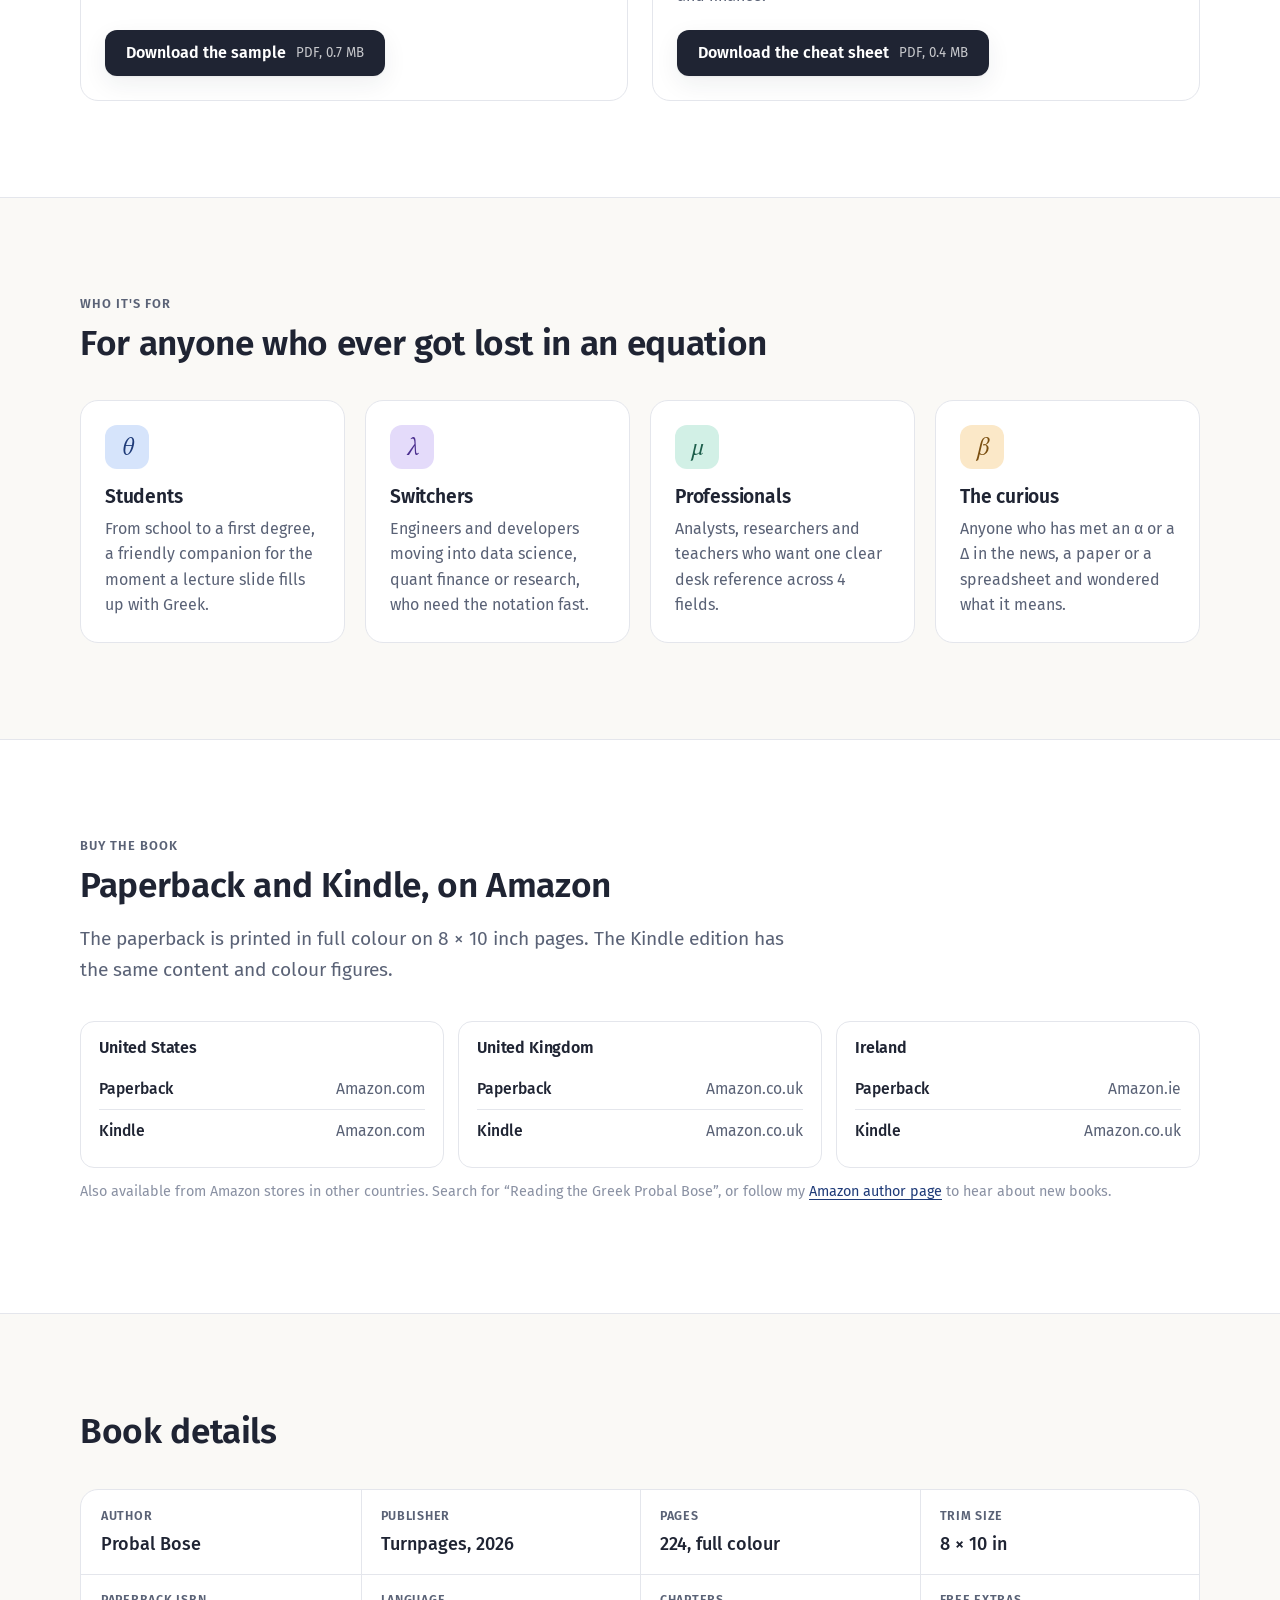
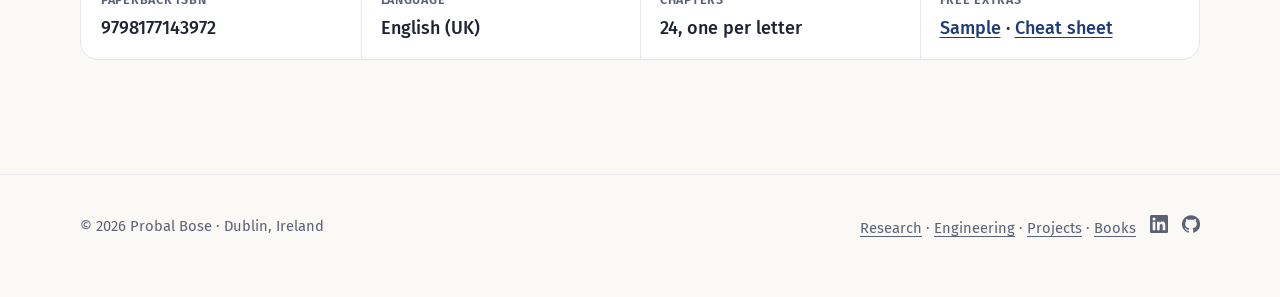
<file: reading-the-greek/index.html>
<!doctype html><html lang="en-GB"><head><meta charset="utf-8">
<title>Reading the Greek</title><link rel="canonical" href="https://probalbose.com/books/reading-the-greek/">
<meta http-equiv="refresh" content="0; url=/books/reading-the-greek/"><meta name="robots" content="noindex"></head>
<body><p><a href="/books/reading-the-greek/">Reading the Greek has moved here.</a></p></body></html>
</file>
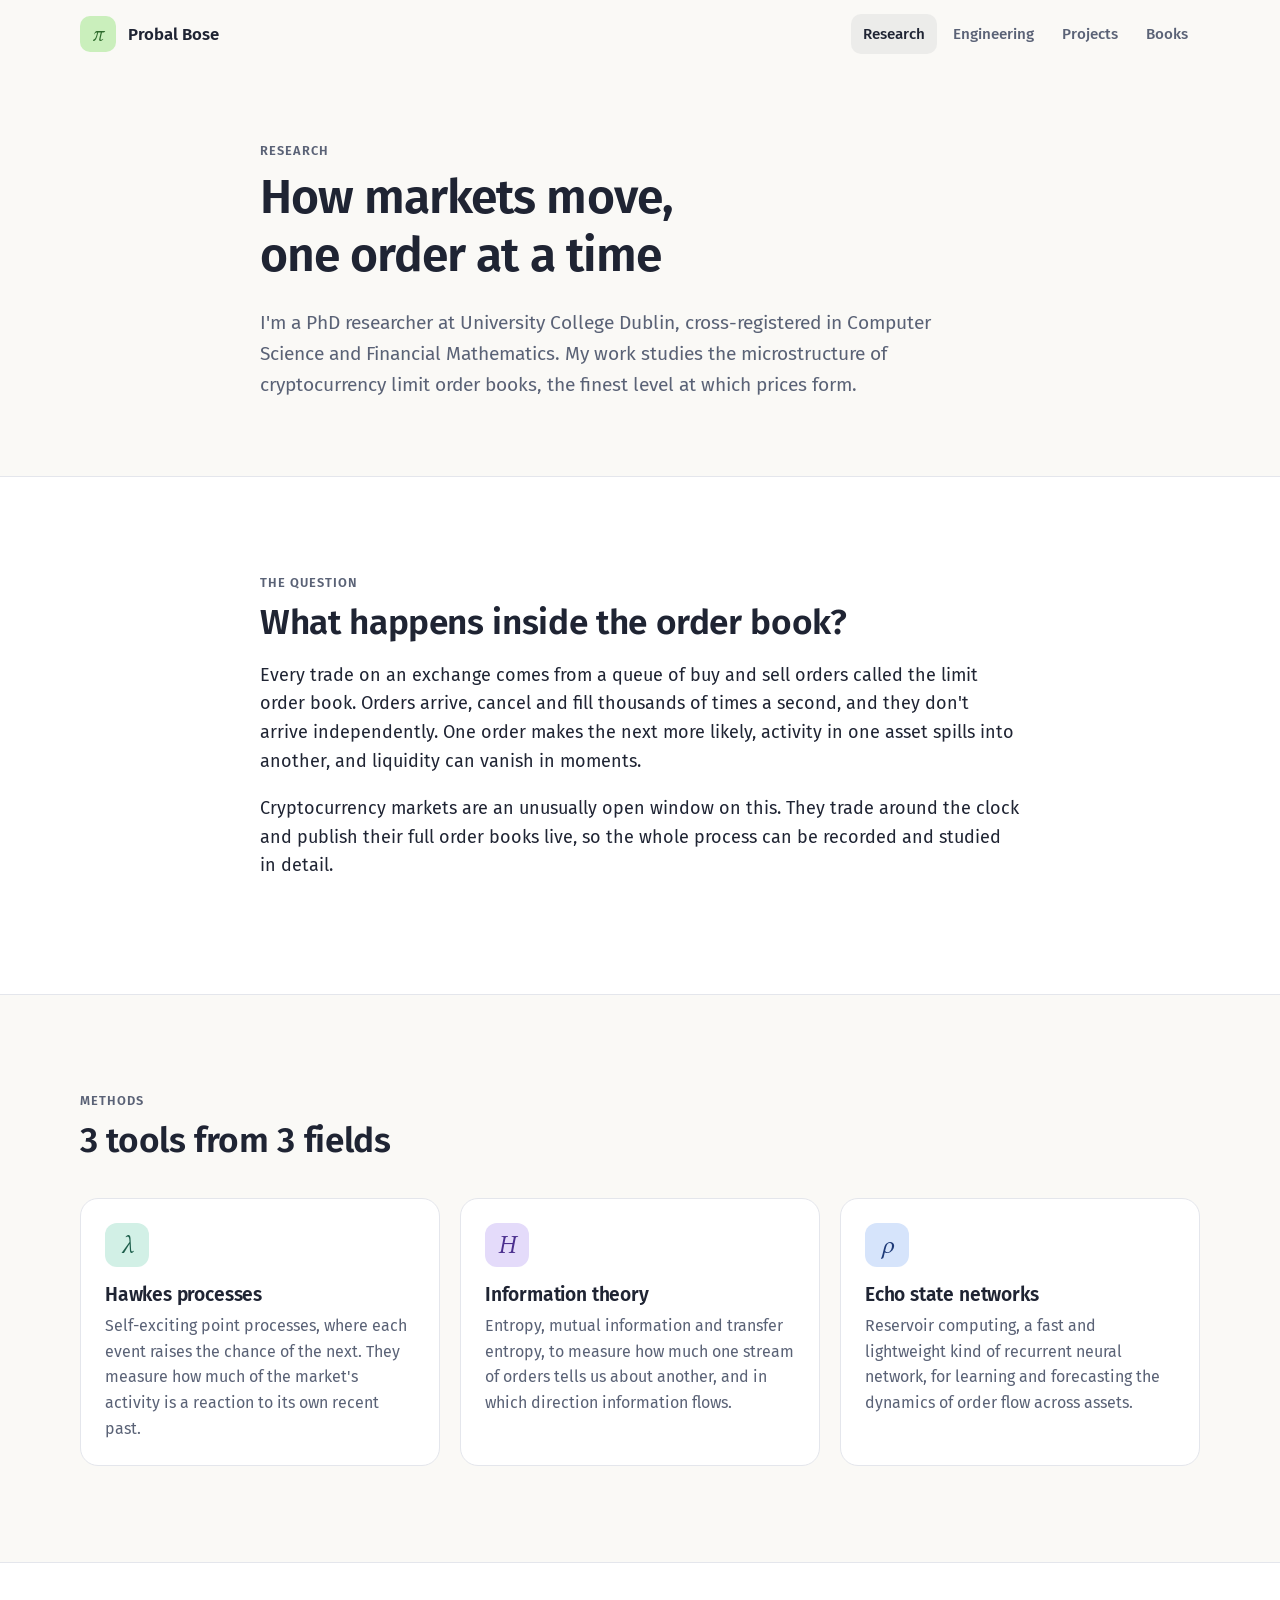
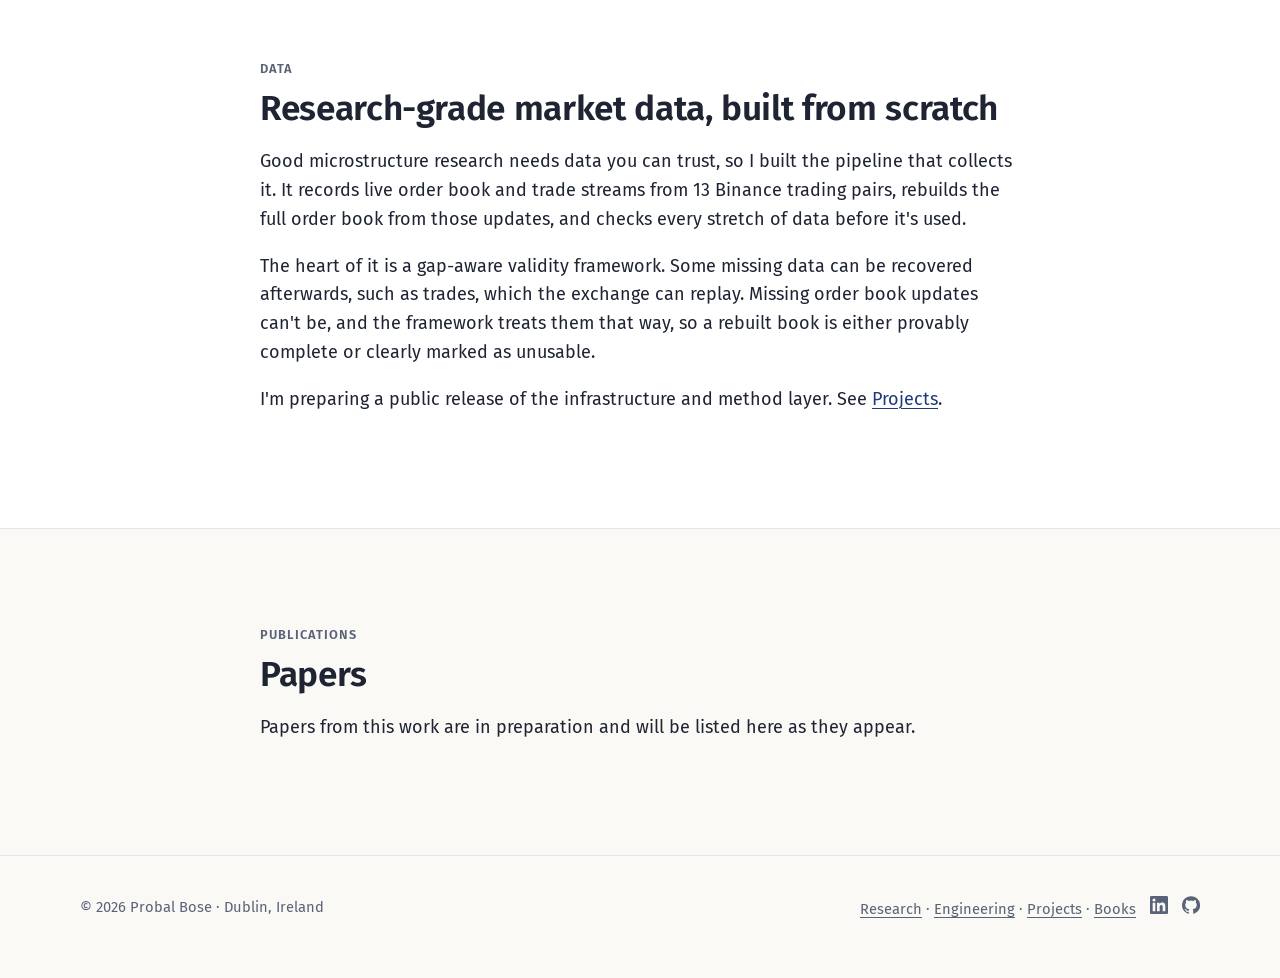
<file: research/index.html>
<!doctype html>
<html lang="en-GB">
<head>
<meta charset="utf-8">
<meta name="viewport" content="width=device-width, initial-scale=1">
<title>Research · Probal Bose</title>
<meta name="description" content="Probal Bose&#x27;s PhD research at University College Dublin on cryptocurrency limit order book microstructure, using Hawkes processes, information theory and echo state networks.">
<link rel="canonical" href="https://probalbose.com/research/">
<meta property="og:type" content="website">
<meta property="og:title" content="Research · Probal Bose">
<meta property="og:description" content="Probal Bose&#x27;s PhD research at University College Dublin on cryptocurrency limit order book microstructure, using Hawkes processes, information theory and echo state networks.">
<meta property="og:url" content="https://probalbose.com/research/">
<meta property="og:image" content="https://probalbose.com/assets/img/social-card-home.png">
<meta name="twitter:card" content="summary_large_image">
<meta name="theme-color" content="#FAF9F6">
<link rel="icon" href="/favicon.svg" type="image/svg+xml">
<link rel="apple-touch-icon" href="/apple-touch-icon.png">
<link rel="preload" href="/assets/fonts/FiraSans-Regular.woff2" as="font" type="font/woff2" crossorigin>
<link rel="stylesheet" href="/assets/css/site.css">

</head>
<body>
<a class="skip" href="#main">Skip to content</a>

<header class="site-head">
  <div class="wrap">
    <a class="brand" href="/" aria-label="Probal Bose, home"><span class="mark" aria-hidden="true">π</span><span class="name">Probal Bose</span></a>
    <nav class="nav" aria-label="Main"><a href="/research/" aria-current="page">Research</a><a href="/engineering/">Engineering</a><a href="/projects/">Projects</a><a href="/books/">Books</a></nav>
  </div>
</header>

<main id="main">
<section class="hero page-hero">
    <div class="wrap narrow">
      <p class="eyebrow">Research</p>
      <h1>How markets move, one order at a time</h1>
      <p class="lede">I'm a PhD researcher at University College Dublin, cross-registered in Computer Science and Financial Mathematics. My work studies the microstructure of cryptocurrency limit order books, the finest level at which prices form.</p>
    </div>
  </section>

  <section class="band" aria-labelledby="question-title">
    <div class="wrap narrow">
      <p class="eyebrow">The question</p>
      <h2 id="question-title">What happens inside the order book?</h2>
      <p>Every trade on an exchange comes from a queue of buy and sell orders called the limit order book. Orders arrive, cancel and fill thousands of times a second, and they don't arrive independently. One order makes the next more likely, activity in one asset spills into another, and liquidity can vanish in moments.</p>
      <p>Cryptocurrency markets are an unusually open window on this. They trade around the clock and publish their full order books live, so the whole process can be recorded and studied in detail.</p>
    </div>
  </section>

  <section aria-labelledby="methods-title">
    <div class="wrap">
      <div class="section-head">
        <p class="eyebrow">Methods</p>
        <h2 id="methods-title">3 tools from 3 fields</h2>
      </div>
      <div class="cards three">
        <div class="card">
          <div class="icon" style="background:var(--stats-chip);color:var(--stats-text)">λ</div>
          <h3>Hawkes processes</h3>
          <p>Self-exciting point processes, where each event raises the chance of the next. They measure how much of the market's activity is a reaction to its own recent past.</p>
        </div>
        <div class="card">
          <div class="icon" style="background:var(--physics-chip);color:var(--physics-text)">H</div>
          <h3>Information theory</h3>
          <p>Entropy, mutual information and transfer entropy, to measure how much one stream of orders tells us about another, and in which direction information flows.</p>
        </div>
        <div class="card">
          <div class="icon" style="background:var(--maths-chip);color:var(--maths-text)">ρ</div>
          <h3>Echo state networks</h3>
          <p>Reservoir computing, a fast and lightweight kind of recurrent neural network, for learning and forecasting the dynamics of order flow across assets.</p>
        </div>
      </div>
    </div>
  </section>

  <section class="band" aria-labelledby="data-title">
    <div class="wrap narrow">
      <p class="eyebrow">Data</p>
      <h2 id="data-title">Research-grade market data, built from scratch</h2>
      <p>Good microstructure research needs data you can trust, so I built the pipeline that collects it. It records live order book and trade streams from 13 Binance trading pairs, rebuilds the full order book from those updates, and checks every stretch of data before it's used.</p>
      <p>The heart of it is a gap-aware validity framework. Some missing data can be recovered afterwards, such as trades, which the exchange can replay. Missing order book updates can't be, and the framework treats them that way, so a rebuilt book is either provably complete or clearly marked as unusable.</p>
      <p>I'm preparing a public release of the infrastructure and method layer. See <a href="/projects/">Projects</a>.</p>
    </div>
  </section>

  <section aria-labelledby="pubs-title">
    <div class="wrap narrow">
      <p class="eyebrow">Publications</p>
      <h2 id="pubs-title">Papers</h2>
      <p>Papers from this work are in preparation and will be listed here as they appear.</p>
    </div>
  </section>
</main>

<footer class="site-foot">
  <div class="wrap">
    <span>© 2026 Probal Bose · Dublin, Ireland</span>
    <span class="foot-links"><a href="/research/">Research</a> · <a href="/engineering/">Engineering</a> · <a href="/projects/">Projects</a> · <a href="/books/">Books</a><span class="social foot-social"><a href="https://www.linkedin.com/in/probal-bose-principal-site-reliability-engineer" rel="me noopener" aria-label="LinkedIn"><svg viewBox="0 0 24 24" aria-hidden="true"><path fill="currentColor" d="M20.45 20.45h-3.56v-5.57c0-1.33-.02-3.04-1.85-3.04-1.85 0-2.14 1.45-2.14 2.94v5.67H9.35V9h3.41v1.56h.05c.48-.9 1.64-1.85 3.37-1.85 3.6 0 4.27 2.37 4.27 5.46v6.28zM5.34 7.43a2.06 2.06 0 1 1 0-4.13 2.06 2.06 0 0 1 0 4.13zM7.12 20.45H3.56V9h3.56v11.45zM22.22 0H1.77C.79 0 0 .77 0 1.73v20.54C0 23.23.79 24 1.77 24h20.45c.98 0 1.78-.77 1.78-1.73V1.73C24 .77 23.2 0 22.22 0z"/></svg><span>LinkedIn</span></a><a href="https://github.com/probalbose" rel="me noopener" aria-label="GitHub"><svg viewBox="0 0 24 24" aria-hidden="true"><path fill="currentColor" d="M12 .3a12 12 0 0 0-3.8 23.38c.6.12.83-.26.83-.57v-2c-3.34.73-4.04-1.61-4.04-1.61-.55-1.39-1.34-1.76-1.34-1.76-1.08-.74.09-.73.09-.73 1.2.09 1.83 1.24 1.83 1.24 1.07 1.83 2.8 1.3 3.49 1 .1-.78.42-1.3.76-1.6-2.67-.3-5.47-1.33-5.47-5.93 0-1.31.47-2.38 1.24-3.22-.14-.3-.54-1.52.1-3.18 0 0 1-.32 3.3 1.23a11.5 11.5 0 0 1 6 0c2.28-1.55 3.29-1.23 3.29-1.23.64 1.66.24 2.88.12 3.18a4.65 4.65 0 0 1 1.23 3.22c0 4.61-2.8 5.63-5.48 5.92.42.36.81 1.1.81 2.22v3.29c0 .32.21.7.82.58A12 12 0 0 0 12 .3"/></svg><span>GitHub</span></a></span></span>
  </div>
</footer>

<script src="/assets/js/letters.js"></script>
<script src="/assets/js/main.js"></script>
</body>
</html>
</file>
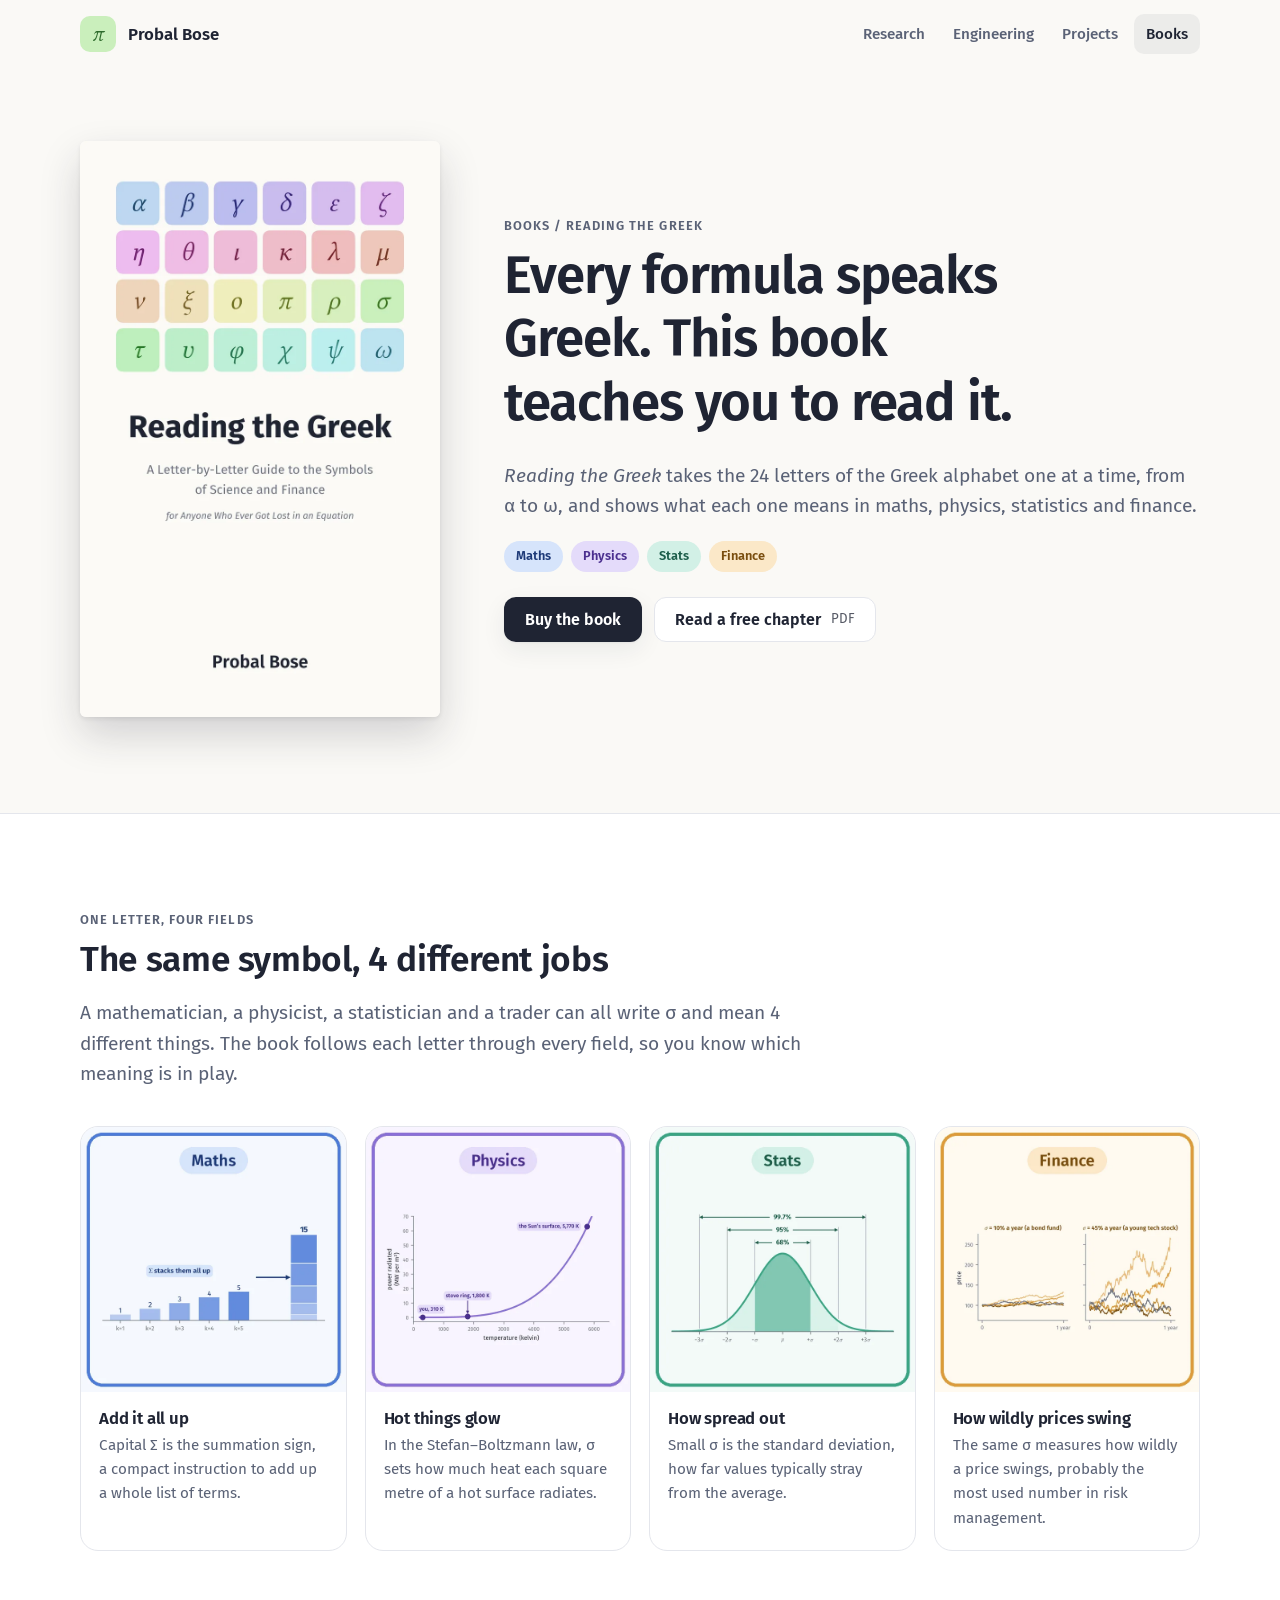
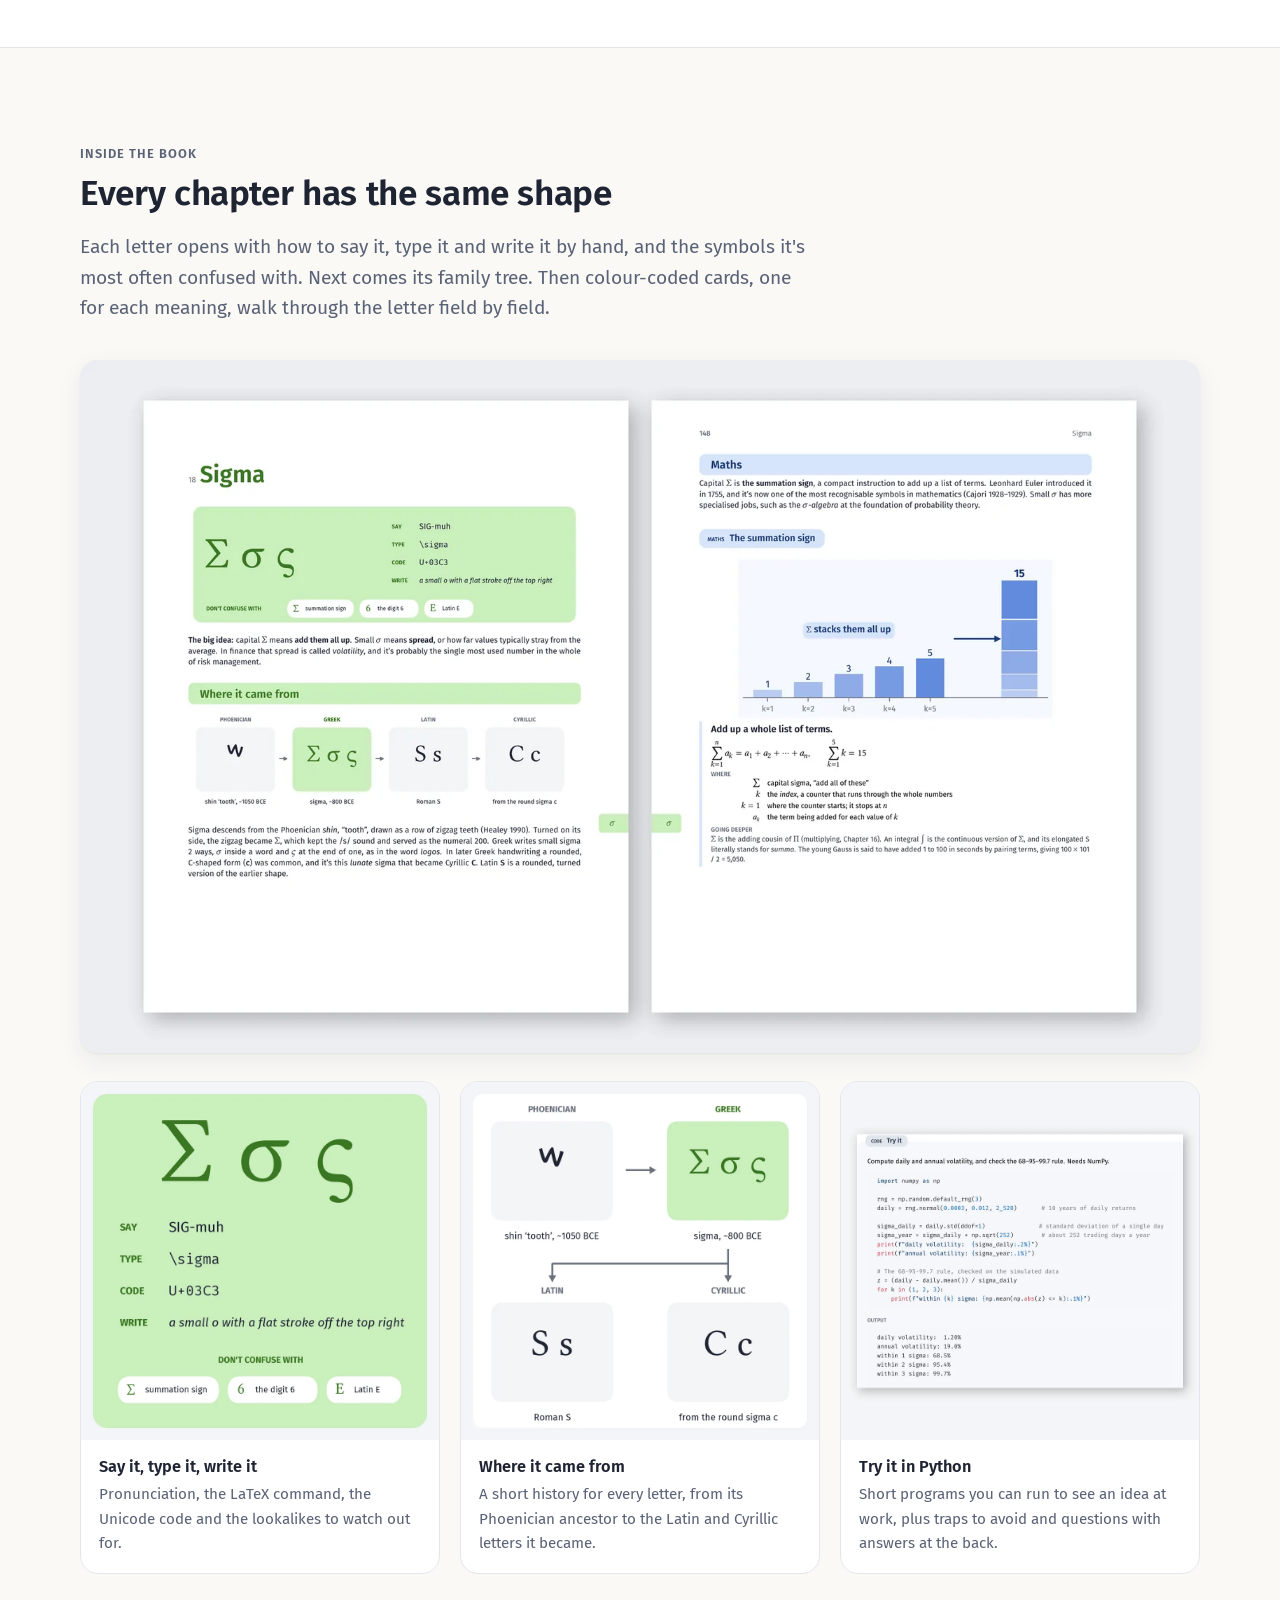
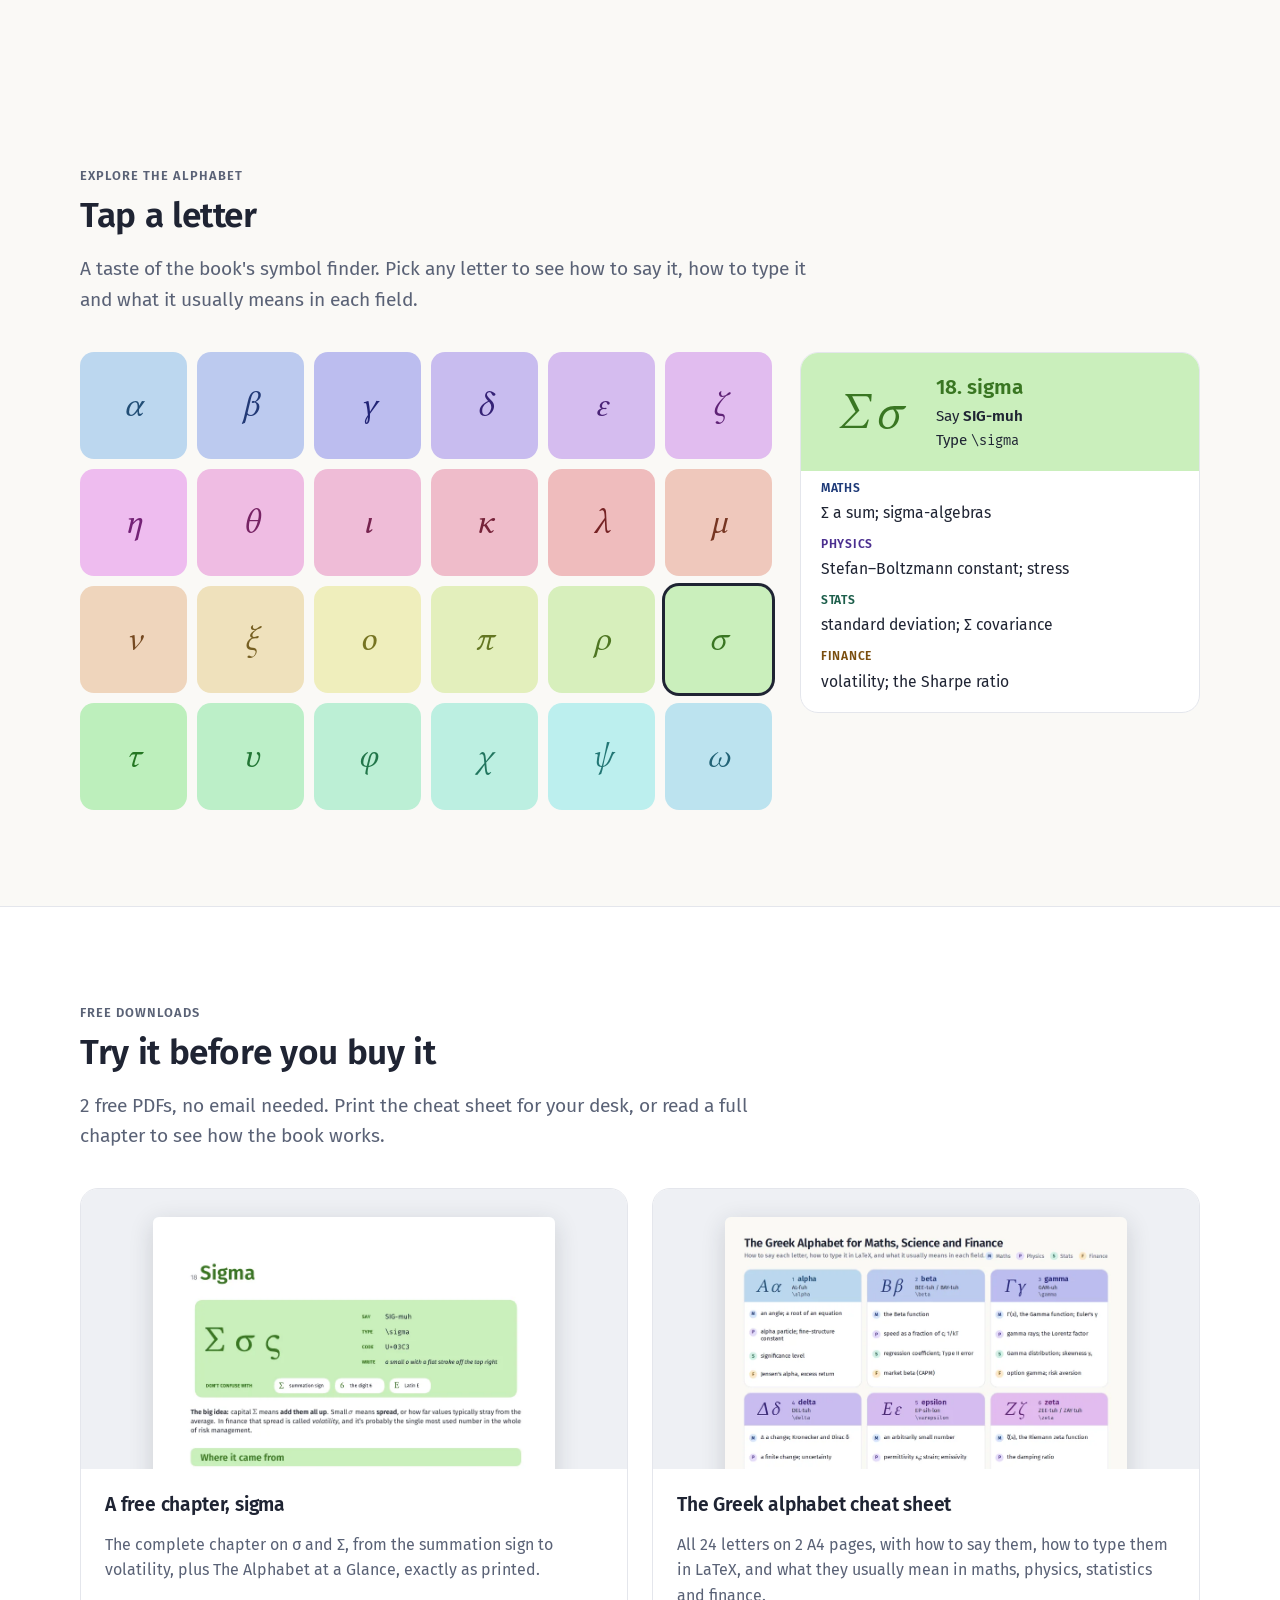
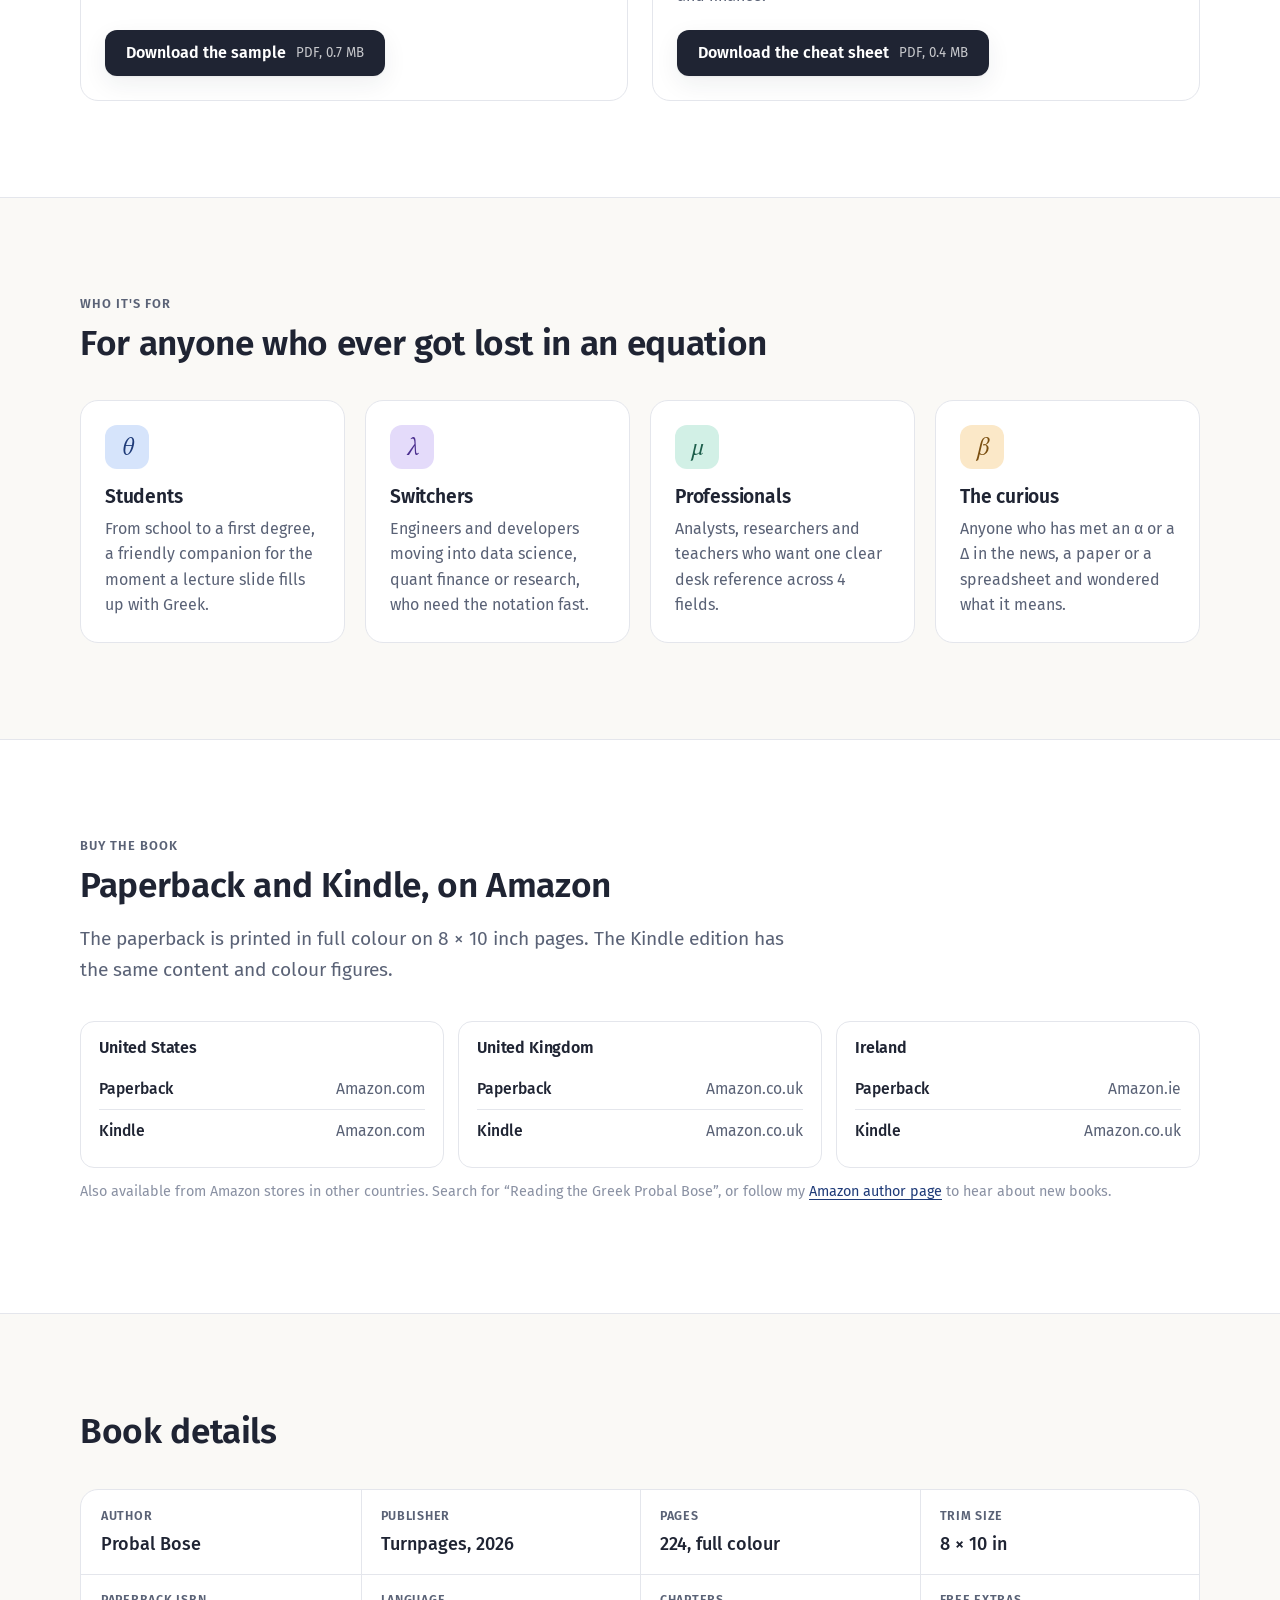
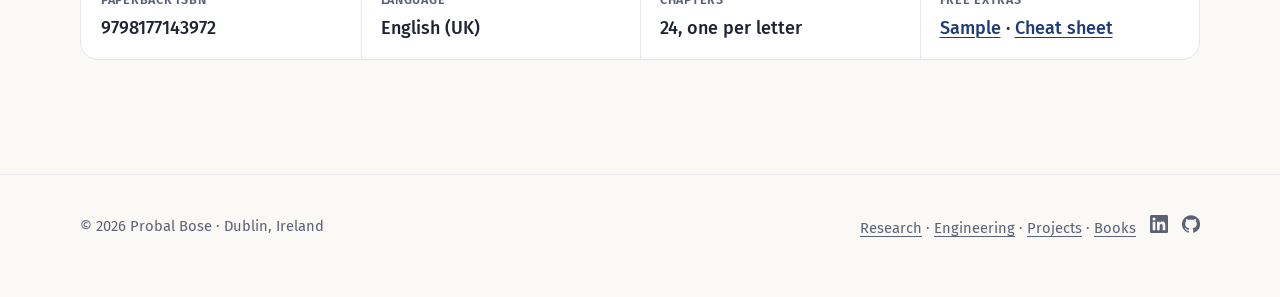
<file: books/reading-the-greek/index.html>
<!doctype html>
<html lang="en-GB">
<head>
<meta charset="utf-8">
<meta name="viewport" content="width=device-width, initial-scale=1">
<title>Reading the Greek · Probal Bose</title>
<meta name="description" content="Reading the Greek by Probal Bose takes the 24 Greek letters one at a time and shows what each means in maths, physics, statistics and finance. Paperback and Kindle on Amazon, with a free sample chapter and cheat sheet.">
<link rel="canonical" href="https://probalbose.com/books/reading-the-greek/">
<meta property="og:type" content="book">
<meta property="og:title" content="Reading the Greek, by Probal Bose">
<meta property="og:description" content="Reading the Greek by Probal Bose takes the 24 Greek letters one at a time and shows what each means in maths, physics, statistics and finance. Paperback and Kindle on Amazon, with a free sample chapter and cheat sheet.">
<meta property="og:url" content="https://probalbose.com/books/reading-the-greek/">
<meta property="og:image" content="https://probalbose.com/assets/img/social-card.png">
<meta name="twitter:card" content="summary_large_image">
<meta name="theme-color" content="#FAF9F6">
<link rel="icon" href="/favicon.svg" type="image/svg+xml">
<link rel="apple-touch-icon" href="/apple-touch-icon.png">
<link rel="preload" href="/assets/fonts/FiraSans-Regular.woff2" as="font" type="font/woff2" crossorigin>
<link rel="stylesheet" href="/assets/css/site.css">
<script type="application/ld+json">{
  "@context": "https://schema.org",
  "@type": "Book",
  "name": "Reading the Greek",
  "alternativeHeadline": "A Letter-by-Letter Guide to the Symbols of Science and Finance, for Anyone Who Ever Got Lost in an Equation",
  "author": { "@type": "Person", "name": "Probal Bose", "url": "https://probalbose.com/" },
  "publisher": { "@type": "Organization", "name": "Turnpages" },
  "datePublished": "2026-09",
  "inLanguage": "en-GB",
  "image": "https://probalbose.com/assets/img/cover.jpg",
  "url": "https://probalbose.com/books/reading-the-greek/",
  "workExample": [
    { "@type": "Book", "bookFormat": "https://schema.org/Paperback", "isbn": "9798177143972", "numberOfPages": 224,
      "offers": { "@type": "Offer", "url": "https://www.amazon.com/dp/B0HLDSG5Z5", "availability": "https://schema.org/InStock" } },
    { "@type": "Book", "bookFormat": "https://schema.org/EBook",
      "offers": { "@type": "Offer", "url": "https://www.amazon.com/dp/B0HLF57PVW", "availability": "https://schema.org/InStock" } }
  ]
}</script>
</head>
<body>
<a class="skip" href="#main">Skip to content</a>

<header class="site-head">
  <div class="wrap">
    <a class="brand" href="/" aria-label="Probal Bose, home"><span class="mark" aria-hidden="true">π</span><span class="name">Probal Bose</span></a>
    <nav class="nav" aria-label="Main"><a href="/research/">Research</a><a href="/engineering/">Engineering</a><a href="/projects/">Projects</a><a href="/books/" aria-current="page">Books</a></nav>
  </div>
</header>

<main id="main">
<section class="hero">
    <div class="wrap book">
      <div class="cover-col">
        <img class="cover" src="/assets/img/cover.webp" width="800" height="1280" alt="The cover of Reading the Greek by Probal Bose, with the 24 Greek letters in pastel tiles">
      </div>
      <div>
        <p class="eyebrow"><a href="/books/">Books</a> / Reading the Greek</p>
        <h1>Every formula speaks Greek. This book teaches you to read it.</h1>
        <p class="lede"><i>Reading the Greek</i> takes the 24 letters of the Greek alphabet one at a time, from α to ω, and shows what each one means in maths, physics, statistics and finance.</p>
        <div class="chips"><span class="chip maths">Maths</span><span class="chip physics">Physics</span><span class="chip stats">Stats</span><span class="chip finance">Finance</span></div>
        <div class="btns">
          <a class="btn btn-primary" href="#buy">Buy the book</a>
          <a class="btn btn-soft" href="/downloads/reading-the-greek-sample.pdf">Read a free chapter <small>PDF</small></a>
        </div>
      </div>
    </div>
  </section>

  <section class="band" aria-labelledby="fields-title">
    <div class="wrap">
      <div class="section-head">
        <p class="eyebrow">One letter, four fields</p>
        <h2 id="fields-title">The same symbol, 4 different jobs</h2>
        <p class="lede">A mathematician, a physicist, a statistician and a trader can all write σ and mean 4 different things. The book follows each letter through every field, so you know which meaning is in play.</p>
      </div>
      <div class="fields">
        <article class="field"><img src="/assets/img/field-maths.webp" width="660" height="660" loading="lazy" alt="A bar chart showing capital sigma adding up a list of terms"><div class="body"><h3>Add it all up</h3><p>Capital Σ is the summation sign, a compact instruction to add up a whole list of terms.</p></div></article>
        <article class="field"><img src="/assets/img/field-physics.webp" width="660" height="660" loading="lazy" alt="A curve of the heat radiated by a hot surface as its temperature rises"><div class="body"><h3>Hot things glow</h3><p>In the Stefan–Boltzmann law, σ sets how much heat each square metre of a hot surface radiates.</p></div></article>
        <article class="field"><img src="/assets/img/field-stats.webp" width="660" height="660" loading="lazy" alt="A bell curve with 1, 2 and 3 standard deviations marked"><div class="body"><h3>How spread out</h3><p>Small σ is the standard deviation, how far values typically stray from the average.</p></div></article>
        <article class="field"><img src="/assets/img/field-finance.webp" width="660" height="660" loading="lazy" alt="Simulated price paths for a calm asset and a volatile one"><div class="body"><h3>How wildly prices swing</h3><p>The same σ measures how wildly a price swings, probably the most used number in risk management.</p></div></article>
      </div>
    </div>
  </section>

  <section aria-labelledby="shape-title">
    <div class="wrap">
      <div class="section-head">
        <p class="eyebrow">Inside the book</p>
        <h2 id="shape-title">Every chapter has the same shape</h2>
        <p class="lede">Each letter opens with how to say it, type it and write it by hand, and the symbols it's most often confused with. Next comes its family tree. Then colour-coded cards, one for each meaning, walk through the letter field by field.</p>
      </div>
      <div class="spread"><img src="/assets/img/spread.webp" width="1600" height="990" loading="lazy" alt="2 facing pages from the Sigma chapter, with the letter banner, its history and the first maths cards"></div>
      <div class="trio">
        <figure><img src="/assets/img/say-type-write.webp" width="900" height="900" loading="lazy" alt="The sigma banner with how to say, type and write it, and 3 lookalike symbols"><figcaption><b>Say it, type it, write it</b>Pronunciation, the LaTeX command, the Unicode code and the lookalikes to watch out for.</figcaption></figure>
        <figure><img src="/assets/img/family-tree.webp" width="900" height="900" loading="lazy" alt="The family tree of sigma, from Phoenician shin to Greek, then Latin S and Cyrillic C"><figcaption><b>Where it came from</b>A short history for every letter, from its Phoenician ancestor to the Latin and Cyrillic letters it became.</figcaption></figure>
        <figure><img src="/assets/img/try-it.webp" width="900" height="900" loading="lazy" alt="A Try it box with a short Python program and its printed output"><figcaption><b>Try it in Python</b>Short programs you can run to see an idea at work, plus traps to avoid and questions with answers at the back.</figcaption></figure>
      </div>
    </div>
  </section>

  <section aria-labelledby="explore-title">
    <div class="wrap">
      <div class="section-head">
        <p class="eyebrow">Explore the alphabet</p>
        <h2 id="explore-title">Tap a letter</h2>
        <p class="lede">A taste of the book's symbol finder. Pick any letter to see how to say it, how to type it and what it usually means in each field.</p>
      </div>
      <div class="explorer">
        <div class="letter-grid" data-letter-grid role="group" aria-label="The 24 Greek letters"></div>
        <div class="letter-card" data-letter-card aria-live="polite">
          <noscript><p style="padding:20px">Turn on JavaScript to explore the letters, or download the <a href="/downloads/greek-letters-cheat-sheet.pdf">cheat sheet</a>.</p></noscript>
        </div>
      </div>
    </div>
  </section>

  <section id="free" class="band" aria-labelledby="free-title">
    <div class="wrap">
      <div class="section-head">
        <p class="eyebrow">Free downloads</p>
        <h2 id="free-title">Try it before you buy it</h2>
        <p class="lede">2 free PDFs, no email needed. Print the cheat sheet for your desk, or read a full chapter to see how the book works.</p>
      </div>
      <div class="downloads">
        <article class="download">
          <div class="preview"><img src="/assets/img/sample-preview.webp" width="880" height="1100" loading="lazy" alt="The opening page of the Sigma chapter"></div>
          <div class="body">
            <h3>A free chapter, sigma</h3>
            <p>The complete chapter on σ and Σ, from the summation sign to volatility, plus The Alphabet at a Glance, exactly as printed.</p>
            <a class="btn btn-primary" href="/downloads/reading-the-greek-sample.pdf">Download the sample <small>PDF, 0.7 MB</small></a>
          </div>
        </article>
        <article class="download">
          <div class="preview"><img src="/assets/img/cheat-sheet-preview.webp" width="900" height="1273" loading="lazy" alt="Page 1 of the cheat sheet, showing alpha to mu in coloured tiles"></div>
          <div class="body">
            <h3>The Greek alphabet cheat sheet</h3>
            <p>All 24 letters on 2 A4 pages, with how to say them, how to type them in LaTeX, and what they usually mean in maths, physics, statistics and finance.</p>
            <a class="btn btn-primary" href="/downloads/greek-letters-cheat-sheet.pdf">Download the cheat sheet <small>PDF, 0.4 MB</small></a>
          </div>
        </article>
      </div>
    </div>
  </section>

  <section aria-labelledby="who-title">
    <div class="wrap">
      <div class="section-head">
        <p class="eyebrow">Who it's for</p>
        <h2 id="who-title">For anyone who ever got lost in an equation</h2>
      </div>
      <div class="cards">
        <div class="card"><div class="icon" style="background:var(--maths-chip);color:var(--maths-text)">θ</div><h3>Students</h3><p>From school to a first degree, a friendly companion for the moment a lecture slide fills up with Greek.</p></div>
        <div class="card"><div class="icon" style="background:var(--physics-chip);color:var(--physics-text)">λ</div><h3>Switchers</h3><p>Engineers and developers moving into data science, quant finance or research, who need the notation fast.</p></div>
        <div class="card"><div class="icon" style="background:var(--stats-chip);color:var(--stats-text)">μ</div><h3>Professionals</h3><p>Analysts, researchers and teachers who want one clear desk reference across 4 fields.</p></div>
        <div class="card"><div class="icon" style="background:var(--finance-chip);color:var(--finance-text)">β</div><h3>The curious</h3><p>Anyone who has met an α or a Δ in the news, a paper or a spreadsheet and wondered what it means.</p></div>
      </div>
    </div>
  </section>

  <section id="buy" class="band" aria-labelledby="buy-title">
    <div class="wrap">
      <div class="section-head">
        <p class="eyebrow">Buy the book</p>
        <h2 id="buy-title">Paperback and Kindle, on Amazon</h2>
        <p class="lede">The paperback is printed in full colour on 8 × 10 inch pages. The Kindle edition has the same content and colour figures.</p>
      </div>
      <div class="buy-grid">
        <div class="store"><h3>United States</h3>
          <a href="https://www.amazon.com/dp/B0HLDSG5Z5">Paperback <span>Amazon.com</span></a>
          <a href="https://www.amazon.com/dp/B0HLF57PVW">Kindle <span>Amazon.com</span></a></div>
        <div class="store"><h3>United Kingdom</h3>
          <a href="https://www.amazon.co.uk/dp/B0HLDSG5Z5">Paperback <span>Amazon.co.uk</span></a>
          <a href="https://www.amazon.co.uk/dp/B0HLF57PVW">Kindle <span>Amazon.co.uk</span></a></div>
        <div class="store"><h3>Ireland</h3>
          <a href="https://www.amazon.ie/dp/B0HLDSG5Z5">Paperback <span>Amazon.ie</span></a>
          <a href="https://www.amazon.co.uk/dp/B0HLF57PVW">Kindle <span>Amazon.co.uk</span></a></div>
      </div>
      <p class="note">Also available from Amazon stores in other countries. Search for “Reading the Greek Probal Bose”, or follow my <a href="https://www.amazon.com/author/probalbose">Amazon author page</a> to hear about new books.</p>
    </div>
  </section>

  <section aria-labelledby="details-title">
    <div class="wrap">
      <div class="section-head"><h2 id="details-title">Book details</h2></div>
      <dl class="details">
        <div><dt>Author</dt><dd>Probal Bose</dd></div>
        <div><dt>Publisher</dt><dd>Turnpages, 2026</dd></div>
        <div><dt>Pages</dt><dd>224, full colour</dd></div>
        <div><dt>Trim size</dt><dd>8 × 10 in</dd></div>
        <div><dt>Paperback ISBN</dt><dd>9798177143972</dd></div>
        <div><dt>Language</dt><dd>English (UK)</dd></div>
        <div><dt>Chapters</dt><dd>24, one per letter</dd></div>
        <div><dt>Free extras</dt><dd><a href="/downloads/reading-the-greek-sample.pdf">Sample</a> · <a href="/downloads/greek-letters-cheat-sheet.pdf">Cheat sheet</a></dd></div>
      </dl>
    </div>
  </section>
</main>

<footer class="site-foot">
  <div class="wrap">
    <span>© 2026 Probal Bose · Dublin, Ireland</span>
    <span class="foot-links"><a href="/research/">Research</a> · <a href="/engineering/">Engineering</a> · <a href="/projects/">Projects</a> · <a href="/books/">Books</a><span class="social foot-social"><a href="https://www.linkedin.com/in/probal-bose-principal-site-reliability-engineer" rel="me noopener" aria-label="LinkedIn"><svg viewBox="0 0 24 24" aria-hidden="true"><path fill="currentColor" d="M20.45 20.45h-3.56v-5.57c0-1.33-.02-3.04-1.85-3.04-1.85 0-2.14 1.45-2.14 2.94v5.67H9.35V9h3.41v1.56h.05c.48-.9 1.64-1.85 3.37-1.85 3.6 0 4.27 2.37 4.27 5.46v6.28zM5.34 7.43a2.06 2.06 0 1 1 0-4.13 2.06 2.06 0 0 1 0 4.13zM7.12 20.45H3.56V9h3.56v11.45zM22.22 0H1.77C.79 0 0 .77 0 1.73v20.54C0 23.23.79 24 1.77 24h20.45c.98 0 1.78-.77 1.78-1.73V1.73C24 .77 23.2 0 22.22 0z"/></svg><span>LinkedIn</span></a><a href="https://github.com/probalbose" rel="me noopener" aria-label="GitHub"><svg viewBox="0 0 24 24" aria-hidden="true"><path fill="currentColor" d="M12 .3a12 12 0 0 0-3.8 23.38c.6.12.83-.26.83-.57v-2c-3.34.73-4.04-1.61-4.04-1.61-.55-1.39-1.34-1.76-1.34-1.76-1.08-.74.09-.73.09-.73 1.2.09 1.83 1.24 1.83 1.24 1.07 1.83 2.8 1.3 3.49 1 .1-.78.42-1.3.76-1.6-2.67-.3-5.47-1.33-5.47-5.93 0-1.31.47-2.38 1.24-3.22-.14-.3-.54-1.52.1-3.18 0 0 1-.32 3.3 1.23a11.5 11.5 0 0 1 6 0c2.28-1.55 3.29-1.23 3.29-1.23.64 1.66.24 2.88.12 3.18a4.65 4.65 0 0 1 1.23 3.22c0 4.61-2.8 5.63-5.48 5.92.42.36.81 1.1.81 2.22v3.29c0 .32.21.7.82.58A12 12 0 0 0 12 .3"/></svg><span>GitHub</span></a></span></span>
  </div>
</footer>

<script src="/assets/js/letters.js"></script>
<script src="/assets/js/main.js"></script>
</body>
</html>
</file>
<file: assets/css/site.css>
/* probalbose.com: styled after Reading the Greek (pastel tiles, 4 field colours,
   Fira Sans for text, Libertinus Serif italic for Greek letters). */

@font-face { font-family: "Fira Sans"; src: url("../fonts/FiraSans-Regular.woff2") format("woff2"); font-weight: 400; font-display: swap; }
@font-face { font-family: "Fira Sans"; src: url("../fonts/FiraSans-Italic.woff2") format("woff2"); font-weight: 400; font-style: italic; font-display: swap; }
@font-face { font-family: "Fira Sans"; src: url("../fonts/FiraSans-Medium.woff2") format("woff2"); font-weight: 500; font-display: swap; }
@font-face { font-family: "Fira Sans"; src: url("../fonts/FiraSans-SemiBold.woff2") format("woff2"); font-weight: 600; font-display: swap; }
@font-face { font-family: "Fira Mono"; src: url("../fonts/FiraMono-Regular.woff2") format("woff2"); font-weight: 400; font-display: swap; }
@font-face { font-family: "Libertinus Serif"; src: url("../fonts/LibertinusSerif-Regular.woff2") format("woff2"); font-weight: 400; font-display: swap; }
@font-face { font-family: "Libertinus Serif"; src: url("../fonts/LibertinusSerif-Italic.woff2") format("woff2"); font-weight: 400; font-style: italic; font-display: swap; }
@font-face { font-family: "Libertinus Serif"; src: url("../fonts/LibertinusSerif-Semibold.woff2") format("woff2"); font-weight: 600; font-display: swap; }

:root {
  color-scheme: light;
  --paper: #FAF9F6;
  --card: #FFFFFF;
  --ink: #1F2433;
  --soft: #5A6276;
  --faint: #8A91A3;
  --rule: #E4E6EC;
  --accent: #1E3A78;

  --maths-line: #4C7BD9;   --maths-chip: #D6E4FB;   --maths-text: #1E3A78;   --maths-tint: #F4F8FE;
  --physics-line: #8B6FD6; --physics-chip: #E4DBFA; --physics-text: #4B2F8F; --physics-tint: #F8F5FE;
  --stats-line: #3AA586;   --stats-chip: #D2F0E6;   --stats-text: #1D5E4B;   --stats-tint: #F3FBF8;
  --finance-line: #DE9B3A; --finance-chip: #FBE8C8; --finance-text: #7A4E0F; --finance-tint: #FFFAF1;

  --sigma-tint: #CAEFBC; --sigma-deep: #2E6B2C;

  --radius: 18px;
  --shadow: 0 1px 2px rgba(31, 36, 51, .05), 0 8px 24px rgba(31, 36, 51, .07);
  --wrap: 1120px;
}

*, *::before, *::after { box-sizing: border-box; }
html { -webkit-text-size-adjust: 100%; scroll-behavior: smooth; }
body {
  margin: 0; background: var(--paper); color: var(--ink);
  font: 400 18px/1.6 "Fira Sans", system-ui, -apple-system, "Segoe UI", sans-serif;
  -webkit-font-smoothing: antialiased; text-rendering: optimizeLegibility;
}
img { max-width: 100%; height: auto; display: block; }
a { color: var(--accent); text-underline-offset: 3px; text-decoration-thickness: 1px; }
a:hover { text-decoration-thickness: 2px; }
:focus-visible { outline: 3px solid var(--maths-line); outline-offset: 3px; border-radius: 6px; }
h1, h2, h3 { text-wrap: balance; line-height: 1.2; letter-spacing: -.01em; margin: 0 0 .5em; font-weight: 600; }
h1 { font-size: clamp(2.1rem, 4.6vw, 3.3rem); letter-spacing: -.02em; }
h2 { font-size: clamp(1.6rem, 3vw, 2.2rem); }
h3 { font-size: 1.2rem; }
p { margin: 0 0 1em; }
.greek { font-family: "Libertinus Serif", serif; font-style: italic; font-weight: 400; }
.mono { font-family: "Fira Mono", ui-monospace, monospace; font-size: .9em; }
.wrap { width: min(var(--wrap), 100% - 32px); margin-inline: auto; }
.lede { font-size: 1.2rem; color: var(--soft); max-width: 38em; }
.eyebrow { font-size: .8rem; font-weight: 600; letter-spacing: .08em; text-transform: uppercase; color: var(--soft); margin-bottom: .6em; }
.skip { position: absolute; left: -999px; top: 8px; background: var(--card); padding: 8px 14px; border-radius: 8px; z-index: 10; }
.skip:focus { left: 16px; }

/* header */
.site-head { position: sticky; top: 0; z-index: 5; background: color-mix(in srgb, var(--paper) 88%, transparent);
  backdrop-filter: saturate(1.4) blur(10px); -webkit-backdrop-filter: saturate(1.4) blur(10px); border-bottom: 1px solid transparent; }
.site-head.scrolled { border-bottom-color: var(--rule); }
.site-head .wrap { display: flex; align-items: center; justify-content: space-between; gap: 16px; height: 68px; }
.brand { display: inline-flex; align-items: center; gap: 12px; color: var(--ink); text-decoration: none; font-weight: 600; font-size: 1.05rem; }
.brand .mark { width: 36px; height: 36px; border-radius: 10px; display: grid; place-items: center;
  background: var(--sigma-tint); color: var(--sigma-deep); font: italic 400 22px/1 "Libertinus Serif", serif; }
.nav { display: flex; gap: 4px; }
.nav a { color: var(--soft); text-decoration: none; font-weight: 500; font-size: .95rem; padding: 8px 12px; border-radius: 10px; }
.nav a:hover, .nav a[aria-current="page"] { color: var(--ink); background: rgba(31, 36, 51, .06); }

/* buttons */
.btns { display: flex; flex-wrap: wrap; gap: 12px; margin-top: 1.4em; }
.btn { display: inline-flex; align-items: center; gap: 10px; padding: 12px 20px; border-radius: 12px; font-weight: 600; font-size: 1rem;
  text-decoration: none; border: 1px solid transparent; transition: transform .15s ease, box-shadow .15s ease; line-height: 1.2; }
.btn:hover { transform: translateY(-1px); text-decoration: none; }
.btn-primary { background: var(--ink); color: #fff; box-shadow: var(--shadow); }
.btn-soft { background: var(--card); color: var(--ink); border-color: var(--rule); }
.btn small { font-weight: 400; color: inherit; opacity: .75; white-space: nowrap; }

/* sections */
section { padding: clamp(56px, 8vw, 96px) 0; }
.section-head { max-width: 44em; margin-bottom: 36px; }
.band { background: var(--card); border-block: 1px solid var(--rule); }

/* hero */
.hero { padding-top: clamp(40px, 6vw, 72px); }
.hero .wrap { display: grid; grid-template-columns: 1.1fr .9fr; gap: clamp(32px, 5vw, 64px); align-items: center; }
.hero h1 .wave { color: var(--sigma-deep); }
.tiles { display: grid; grid-template-columns: repeat(6, 1fr); gap: 10px; }
.tiles span { aspect-ratio: 1; border-radius: 14px; display: grid; place-items: center;
  font: italic 400 clamp(22px, 2.6vw, 34px)/1 "Libertinus Serif", serif; }

/* book feature */
.hero .wrap.book { grid-template-columns: minmax(220px, 360px) 1fr; }
.book { display: grid; grid-template-columns: minmax(220px, 340px) 1fr; gap: clamp(28px, 5vw, 64px); align-items: center; }
.cover { border-radius: 6px; box-shadow: 0 2px 4px rgba(0,0,0,.08), 0 18px 40px rgba(31,36,51,.18); }
.book h2 .sub { display: block; font-size: .55em; font-weight: 400; color: var(--soft); margin-top: .5em; letter-spacing: 0; line-height: 1.35; }
.chips { display: flex; flex-wrap: wrap; gap: 8px; margin: 18px 0; }
.chip { font-size: .8rem; font-weight: 600; padding: 5px 12px; border-radius: 99px; }
.chip.maths { background: var(--maths-chip); color: var(--maths-text); }
.chip.physics { background: var(--physics-chip); color: var(--physics-text); }
.chip.stats { background: var(--stats-chip); color: var(--stats-text); }
.chip.finance { background: var(--finance-chip); color: var(--finance-text); }

/* cards */
.cards { display: grid; grid-template-columns: repeat(auto-fit, minmax(240px, 1fr)); gap: 20px; }
.card { background: var(--card); border: 1px solid var(--rule); border-radius: var(--radius); padding: 24px; }
.card h3 { margin-bottom: .4em; }
.card p { color: var(--soft); margin: 0; font-size: 1rem; }
.card .icon { width: 44px; height: 44px; border-radius: 12px; display: grid; place-items: center; margin-bottom: 16px;
  font: italic 400 26px/1 "Libertinus Serif", serif; }

/* about */
.about { display: grid; grid-template-columns: 1fr 1.4fr; gap: clamp(28px, 5vw, 64px); align-items: start; }
.about .portrait { aspect-ratio: 1; border-radius: 28px; background: var(--sigma-tint); display: grid; place-items: center;
  color: var(--sigma-deep); font: italic 400 clamp(96px, 14vw, 160px)/1 "Libertinus Serif", serif; }
.facts { list-style: none; padding: 0; margin: 20px 0 0; display: grid; gap: 10px; }
.facts li { display: flex; gap: 12px; align-items: baseline; color: var(--soft); }
.facts li b { color: var(--ink); font-weight: 600; min-width: 7.5em; }

/* downloads */
.downloads { display: grid; grid-template-columns: repeat(auto-fit, minmax(300px, 1fr)); gap: 24px; }
.download { background: var(--card); border: 1px solid var(--rule); border-radius: var(--radius); overflow: hidden; display: flex; flex-direction: column; }
.download .preview { background: #EEF0F4; padding: 28px 28px 0; height: 280px; overflow: hidden; }
.download .preview img { border-radius: 6px 6px 0 0; box-shadow: 0 6px 24px rgba(31,36,51,.16); margin-inline: auto; width: 82%; }
.download .body { padding: 24px; display: flex; flex-direction: column; gap: 6px; flex: 1; }
.download .body p { color: var(--soft); font-size: 1rem; }
.download .btn { align-self: flex-start; margin-top: auto; }

/* book page */
.buy-grid { display: grid; grid-template-columns: repeat(auto-fit, minmax(230px, 1fr)); gap: 14px; margin-top: 22px; }
.store { background: var(--card); border: 1px solid var(--rule); border-radius: 14px; padding: 16px 18px; }
.store h3 { font-size: 1rem; margin-bottom: 10px; }
.store a { display: flex; justify-content: space-between; gap: 8px; padding: 8px 0; border-top: 1px solid var(--rule); text-decoration: none; color: var(--ink); font-weight: 500; font-size: .98rem; }
.store a:first-of-type { border-top: 0; }
.store a span { color: var(--soft); font-weight: 400; }
.store a:hover { color: var(--accent); }
.note { font-size: .9rem; color: var(--faint); margin-top: 12px; }

.fields { display: grid; grid-template-columns: repeat(4, 1fr); gap: 18px; }
.field { border-radius: var(--radius); overflow: hidden; background: var(--card); border: 1px solid var(--rule); }
.field img { width: 100%; }
.field .body { padding: 16px 18px 20px; }
.field h3 { font-size: 1.05rem; margin-bottom: .3em; }
.field p { font-size: .95rem; color: var(--soft); margin: 0; }

.spread { border-radius: var(--radius); overflow: hidden; box-shadow: var(--shadow); background: #ECEEF2; }
.trio { display: grid; grid-template-columns: repeat(3, 1fr); gap: 20px; margin-top: 28px; }
.trio figure { margin: 0; background: var(--card); border: 1px solid var(--rule); border-radius: var(--radius); overflow: hidden; }
.trio figcaption { padding: 14px 18px 18px; font-size: .95rem; color: var(--soft); }
.trio figcaption b { display: block; color: var(--ink); font-size: 1.02rem; margin-bottom: 2px; }

/* letter explorer */
.explorer { display: grid; grid-template-columns: 1fr minmax(300px, 400px); gap: 28px; align-items: start; }
.letter-grid { display: grid; grid-template-columns: repeat(6, 1fr); gap: 10px; }
.letter-grid button { aspect-ratio: 1; border: 0; border-radius: 14px; cursor: pointer; display: grid; place-items: center;
  font: italic 400 clamp(22px, 2.8vw, 36px)/1 "Libertinus Serif", serif; transition: transform .12s ease, box-shadow .12s ease; }
.letter-grid button:hover { transform: translateY(-2px); box-shadow: var(--shadow); }
.letter-grid button[aria-pressed="true"] { box-shadow: 0 0 0 3px var(--ink); }
.letter-card { background: var(--card); border: 1px solid var(--rule); border-radius: var(--radius); overflow: hidden; position: sticky; top: 88px; }
.letter-card .top { display: flex; gap: 16px; align-items: center; padding: 18px 20px; }
.letter-card .big { font: italic 400 52px/1 "Libertinus Serif", serif; min-width: 1.9em; text-align: center; }
.letter-card .name { font-weight: 600; font-size: 1.3rem; }
.letter-card .say { color: var(--ink); font-size: .95rem; }
.letter-card dl { margin: 0; padding: 8px 20px 18px; display: grid; gap: 10px; }
.letter-card dt { font-size: .75rem; font-weight: 600; letter-spacing: .06em; text-transform: uppercase; }
.letter-card dd { margin: 2px 0 0; font-size: .98rem; }
.letter-card dd.none { color: var(--faint); font-style: italic; }
.letter-card dt.maths { color: var(--maths-text); } .letter-card dt.physics { color: var(--physics-text); }
.letter-card dt.stats { color: var(--stats-text); } .letter-card dt.finance { color: var(--finance-text); }

.details { display: grid; grid-template-columns: repeat(4, 1fr); gap: 0; border: 1px solid var(--rule); border-radius: var(--radius); background: var(--card); overflow: hidden; }
.details div { padding: 16px 20px; border-right: 1px solid var(--rule); border-bottom: 1px solid var(--rule); margin: 0 -1px -1px 0; }
.details dt { font-size: .78rem; color: var(--soft); text-transform: uppercase; letter-spacing: .06em; font-weight: 600; }
.details dd { margin: 4px 0 0; font-weight: 500; }

/* footer */
.site-foot { padding: 40px 0 56px; color: var(--soft); font-size: .92rem; border-top: 1px solid var(--rule); }
.site-foot .wrap { display: flex; flex-wrap: wrap; justify-content: space-between; gap: 16px; }
.site-foot a { color: var(--soft); }

/* responsive */
@media (max-width: 900px) {
  .hero .wrap, .book, .about, .explorer { grid-template-columns: 1fr; }
  .hero .tiles { max-width: 460px; }
  .book .cover-col { max-width: 260px; }
  .fields { grid-template-columns: repeat(2, 1fr); }
  .details { grid-template-columns: repeat(2, 1fr); }
  .hero .wrap.book { grid-template-columns: 1fr; }
  .trio { grid-template-columns: 1fr; }
  .letter-card { position: static; }
  .about .portrait { max-width: 220px; }
}
@media (max-width: 560px) {
  body { font-size: 17px; }
  .nav a { padding: 8px 8px; font-size: .9rem; }
  .brand .name { display: none; }
  .fields { grid-template-columns: 1fr; }
  .letter-grid { gap: 7px; }
  .letter-grid button, .tiles span { border-radius: 10px; }
  .download .preview { height: 220px; }
}
@media (prefers-reduced-motion: reduce) { * { transition: none !important; scroll-behavior: auto !important; } }

/* ---- personal site layout (v2) ---- */
.wrap.narrow { width: min(760px, 100% - 32px); }
.page-hero { padding-bottom: clamp(32px, 5vw, 56px); }
.page-hero .wrap { display: block; }
.page-hero h1 { font-size: clamp(2rem, 4.2vw, 3rem); }
.eyebrow a { color: inherit; text-decoration: none; }
.eyebrow a:hover { text-decoration: underline; }

.home-hero .wrap { grid-template-columns: 1.35fr .65fr; }
.portrait-col { display: flex; justify-content: center; }
.portrait { width: min(320px, 100%); aspect-ratio: 1; border-radius: 32px; background: var(--sigma-tint); display: grid; place-items: center;
  box-shadow: var(--shadow); object-fit: cover; }
.portrait span { font: 600 clamp(64px, 9vw, 112px)/1 "Fira Sans", sans-serif; color: var(--sigma-deep); letter-spacing: -.03em; }

.social { display: inline-flex; gap: 14px; align-items: center; }
.social a { display: inline-flex; align-items: center; gap: 8px; color: var(--soft); text-decoration: none; font-weight: 500; }
.social a:hover { color: var(--ink); }
.social svg { width: 18px; height: 18px; }
.social.btn-row { margin-top: 22px; }
.foot-social { margin-left: 14px; }
.foot-social span { display: none; }

.cards.three { grid-template-columns: repeat(3, 1fr); }
.link-card { display: flex; flex-direction: column; text-decoration: none; color: var(--ink); transition: transform .15s ease, box-shadow .15s ease; }
.link-card:hover { transform: translateY(-2px); box-shadow: var(--shadow); }
.link-card p { margin-bottom: 14px; }
.link-card .more { margin-top: auto; font-weight: 600; color: var(--accent); font-size: .95rem; }

.news { display: grid; gap: 16px; }
.news-item { display: grid; grid-template-columns: 92px 1fr; gap: 22px; align-items: center; background: var(--card); border: 1px solid var(--rule);
  border-radius: var(--radius); padding: 18px 22px; text-decoration: none; color: var(--ink); }
.news-item:hover { box-shadow: var(--shadow); }
.news-item img { border-radius: 4px; box-shadow: 0 4px 14px rgba(31,36,51,.18); }
.news-item h3 { margin-bottom: .25em; }
.news-item p { margin: 0; color: var(--soft); font-size: 1rem; }
.news-item .date { font-size: .8rem; font-weight: 600; letter-spacing: .06em; text-transform: uppercase; margin-bottom: 4px; }

.timeline { list-style: none; margin: 24px 0 0; padding: 0; display: grid; gap: 26px; position: relative; }
.timeline::before { content: ""; position: absolute; left: 21px; top: 10px; bottom: 10px; width: 2px; background: var(--rule); }
.timeline li { display: grid; grid-template-columns: 44px 1fr; gap: 18px; position: relative; }
.timeline .dot { width: 44px; height: 44px; border-radius: 12px; display: grid; place-items: center; font: italic 400 24px/1 "Libertinus Serif", serif; }
.timeline h3 { margin: 8px 0 .3em; }
.timeline p { margin: 0; color: var(--soft); }

.projects { display: grid; gap: 22px; }
.project { background: var(--card); border: 1px solid var(--rule); border-radius: var(--radius); padding: 26px 28px; }
.project .p-head { display: flex; gap: 16px; align-items: center; margin-bottom: 14px; }
.project .icon { width: 48px; height: 48px; flex: none; border-radius: 12px; display: grid; place-items: center; font: italic 400 28px/1 "Libertinus Serif", serif; }
.project h2 { font-size: 1.35rem; margin: 0; }
.project p { color: var(--soft); }
.status { margin: 2px 0 0; font-size: .85rem; font-weight: 600; color: var(--soft); }
.status.soon { color: var(--finance-text); }
.tags { display: flex; flex-wrap: wrap; gap: 8px; margin: 0; }
.tags span { font-size: .8rem; font-weight: 500; padding: 4px 10px; border-radius: 99px; background: #F0F1F4; color: var(--soft); }

.book-row { display: grid; grid-template-columns: minmax(180px, 260px) 1fr; gap: clamp(24px, 4vw, 48px); align-items: center; }
.book-row h2 a { color: var(--ink); text-decoration: none; }
.book-row h2 .sub { display: block; font-size: .55em; font-weight: 400; color: var(--soft); margin-top: .5em; letter-spacing: 0; line-height: 1.35; }
.note-lg { font-size: 1.1rem; color: var(--soft); margin: 0; }

@media (max-width: 900px) {
  .home-hero .wrap { grid-template-columns: 1fr; }
  .portrait-col { justify-content: flex-start; }
  .portrait { width: 200px; border-radius: 24px; }
  .cards.three { grid-template-columns: 1fr; }
  .book-row { grid-template-columns: 1fr; }
  .book-row .cover-link { max-width: 220px; }
}
@media (max-width: 560px) {
  .nav { gap: 0; }
  .nav a { padding: 8px 6px; font-size: .85rem; }
  .news-item { grid-template-columns: 64px 1fr; padding: 14px 16px; gap: 14px; }
  .project { padding: 20px; }
}
</file>
